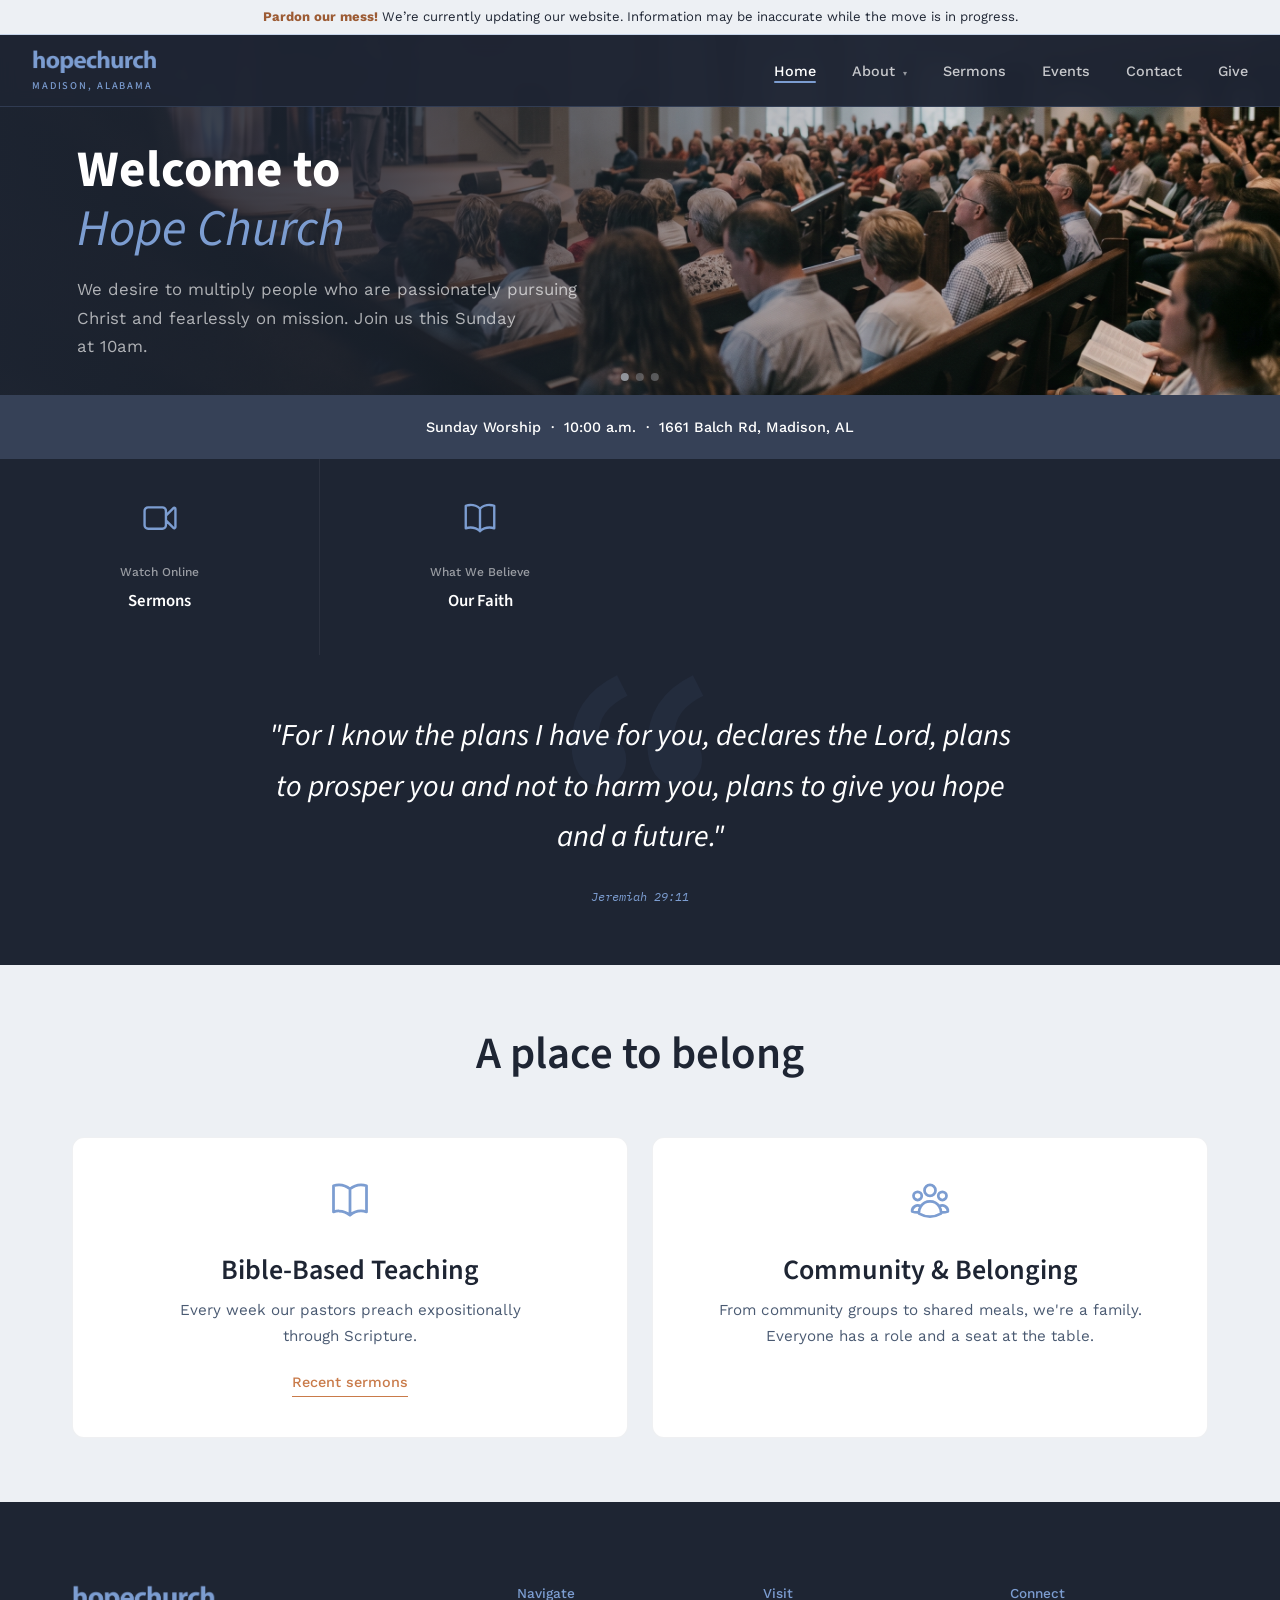
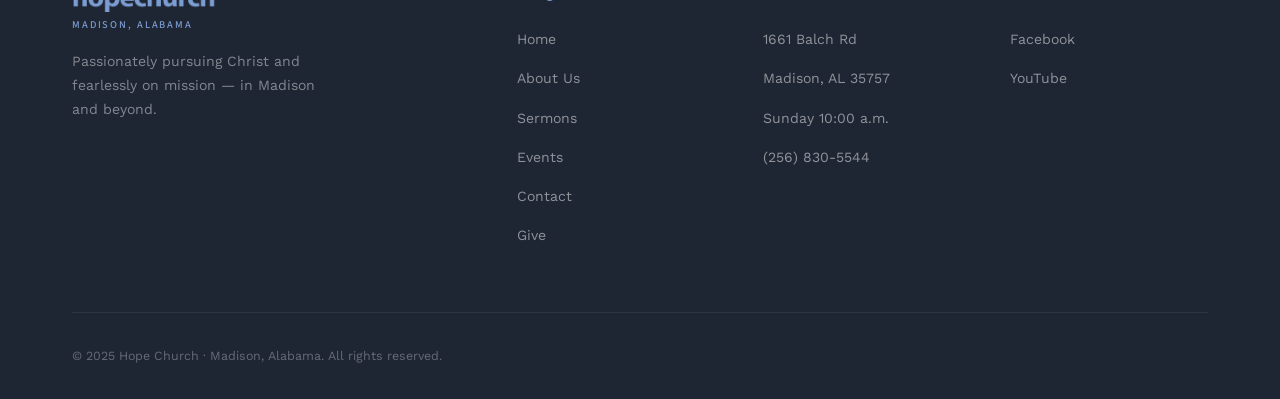
<file: index.html>
<!DOCTYPE html>
<html lang="en">
<head>
  <meta charset="UTF-8" />
  <meta name="viewport" content="width=device-width, initial-scale=1.0" />
  <title>Hope Church · Madison, AL</title>
  <link rel="stylesheet" href="styles.css" />
</head>
<body>

<div id="nav-placeholder"></div>

<!-- ── Hero ── -->
<section class="hero">
  <!-- Full-bleed carousel sits behind everything -->
  <div class="hero__carousel-bg">
    <div class="carousel" id="heroCarousel">
      <div class="carousel__track" id="carouselTrack">
        <div class="carousel__slide"><img src="resources/heroes/hero_1.png" alt="Hope Church community" /></div>
        <div class="carousel__slide"><img src="resources/heroes/hero_2.png" alt="Sunday worship" /></div>
        <div class="carousel__slide"><img src="resources/heroes/hero_3.png" alt="Community life" /></div>
      </div>
      <div class="carousel__dots" id="carouselDots">
        <span class="carousel__dot active"></span>
        <span class="carousel__dot"></span>
        <span class="carousel__dot"></span>
      </div>
    </div>
  </div>
  <!-- Gradient fade: dark on left where text lives, transparent on right -->
  <div class="hero__overlay"></div>
  <!-- Text content overlaid on top -->
  <div style="width:100%; padding-left: clamp(2rem, 6vw, 7rem); position:relative; z-index:2;">
    <div class="hero__content">
      <h1>Welcome to<br><em>Hope Church</em></h1>
      <p class="hero__sub">
        We desire to multiply people who are passionately pursuing Christ and fearlessly on mission.
        Join us this Sunday at 10am.
      </p>
    </div>
  </div>
</section>

<!-- ── Welcome Strip ── -->
<div class="welcome-strip">
  <p>Sunday Worship &nbsp;·&nbsp; 10:00 a.m. &nbsp;·&nbsp; 1661 Balch Rd, Madison, AL</p>
</div>

<!-- ── Quick Links ── -->
<div class="quick-links">
  <a class="quick-link" href="sermons.html">
    <svg class="quick-link__icon" viewBox="0 0 24 24" fill="none" stroke="currentColor" stroke-width="1.5">
      <path d="M15.75 10.5l4.72-4.72a.75.75 0 011.28.53v11.38a.75.75 0 01-1.28.53l-4.72-4.72M4.5 18.75h9a2.25 2.25 0 002.25-2.25v-9A2.25 2.25 0 0013.5 5.25h-9A2.25 2.25 0 002.25 7.5v9A2.25 2.25 0 004.5 18.75z" stroke-linecap="round" stroke-linejoin="round"/>
    </svg>
    <div class="quick-link__label">Watch Online</div>
    <div class="quick-link__title">Sermons</div>
  </a>
  <a class="quick-link" href="about.html">
    <svg class="quick-link__icon" viewBox="0 0 24 24" fill="none" stroke="currentColor" stroke-width="1.5">
      <path d="M12 6.042A8.967 8.967 0 006 3.75c-1.052 0-2.062.18-3 .512v14.25A8.987 8.987 0 016 18c2.305 0 4.408.867 6 2.292m0-14.25a8.966 8.966 0 016-2.292c1.052 0 2.062.18 3 .512v14.25A8.987 8.987 0 0018 18a8.967 8.967 0 00-6 2.292m0-14.25v14.25" stroke-linecap="round" stroke-linejoin="round"/>
    </svg>
    <div class="quick-link__label">What We Believe</div>
    <div class="quick-link__title">Our Faith</div>
  </a>
</div>

<!-- ── Scripture Verse ── -->
<div class="verse-banner">
  <blockquote>"For I know the plans I have for you, declares the Lord, plans to prosper you and not to harm you, plans to give you hope and a future."</blockquote>
  <cite>Jeremiah 29:11</cite>
</div>

<!-- ── Cards: What to Expect ── -->
<section class="section section--warm">
  <div class="container text-center">
    <h2>A place to belong</h2>
    <div class="card-grid">
      <div class="card">
        <svg class="card__icon" viewBox="0 0 24 24" fill="none" stroke="currentColor" stroke-width="1.5">
          <path d="M12 6.042A8.967 8.967 0 006 3.75c-1.052 0-2.062.18-3 .512v14.25A8.987 8.987 0 016 18c2.305 0 4.408.867 6 2.292m0-14.25a8.966 8.966 0 016-2.292c1.052 0 2.062.18 3 .512v14.25A8.987 8.987 0 0018 18a8.967 8.967 0 00-6 2.292m0-14.25v14.25" stroke-linecap="round" stroke-linejoin="round"/>
        </svg>
        <h3>Bible-Based Teaching</h3>
        <p>Every week our pastors preach expositionally through Scripture.</p>
        <a href="sermons.html" class="link">Recent sermons</a>
      </div>
      <div class="card">
        <svg class="card__icon" viewBox="0 0 24 24" fill="none" stroke="currentColor" stroke-width="1.5">
          <path d="M18 18.72a9.094 9.094 0 003.741-.479 3 3 0 00-4.682-2.72m.94 3.198l.001.031c0 .225-.012.447-.037.666A11.944 11.944 0 0112 21c-2.17 0-4.207-.576-5.963-1.584A6.062 6.062 0 016 18.719m12 0a5.971 5.971 0 00-.941-3.197m0 0A5.995 5.995 0 0012 12.75a5.995 5.995 0 00-5.058 2.772m0 0a3 3 0 00-4.681 2.72 8.986 8.986 0 003.74.477m.94-3.197a5.971 5.971 0 00-.94 3.197M15 6.75a3 3 0 11-6 0 3 3 0 016 0zm6 3a2.25 2.25 0 11-4.5 0 2.25 2.25 0 014.5 0zm-13.5 0a2.25 2.25 0 11-4.5 0 2.25 2.25 0 014.5 0z" stroke-linecap="round" stroke-linejoin="round"/>
        </svg>
        <h3>Community & Belonging</h3>
        <p>From community groups to shared meals, we're a family. Everyone has a role and a seat at the table.</p>
      </div>
    </div>
  </div>
</section>

<div id="footer-placeholder"></div>
<script src="shared.js"></script>
<script>
(function () {
  var track = document.getElementById('carouselTrack');
  if (!track) return;
  var slides = Array.prototype.slice.call(track.querySelectorAll('.carousel__slide'));
  var dots = Array.prototype.slice.call(document.querySelectorAll('#carouselDots .carousel__dot'));
  var current = 0;
  var total = slides.length;

  slides[0].classList.add('active');

  function goTo(n) {
    slides[current].classList.remove('active');
    dots[current].classList.remove('active');
    current = (n + total) % total;
    slides[current].classList.add('active');
    dots[current].classList.add('active');
  }

  dots.forEach(function (dot, i) { dot.addEventListener('click', function () { goTo(i); }); });

  var touchStartX = 0;
  track.addEventListener('touchstart', function (e) { touchStartX = e.touches[0].clientX; }, { passive: true });
  track.addEventListener('touchend', function (e) {
    var dx = e.changedTouches[0].clientX - touchStartX;
    if (Math.abs(dx) > 50) goTo(current + (dx < 0 ? 1 : -1));
  }, { passive: true });

  setInterval(function () { goTo(current + 1); }, 10000);
}());
</script>
</body>
</html>
</file>
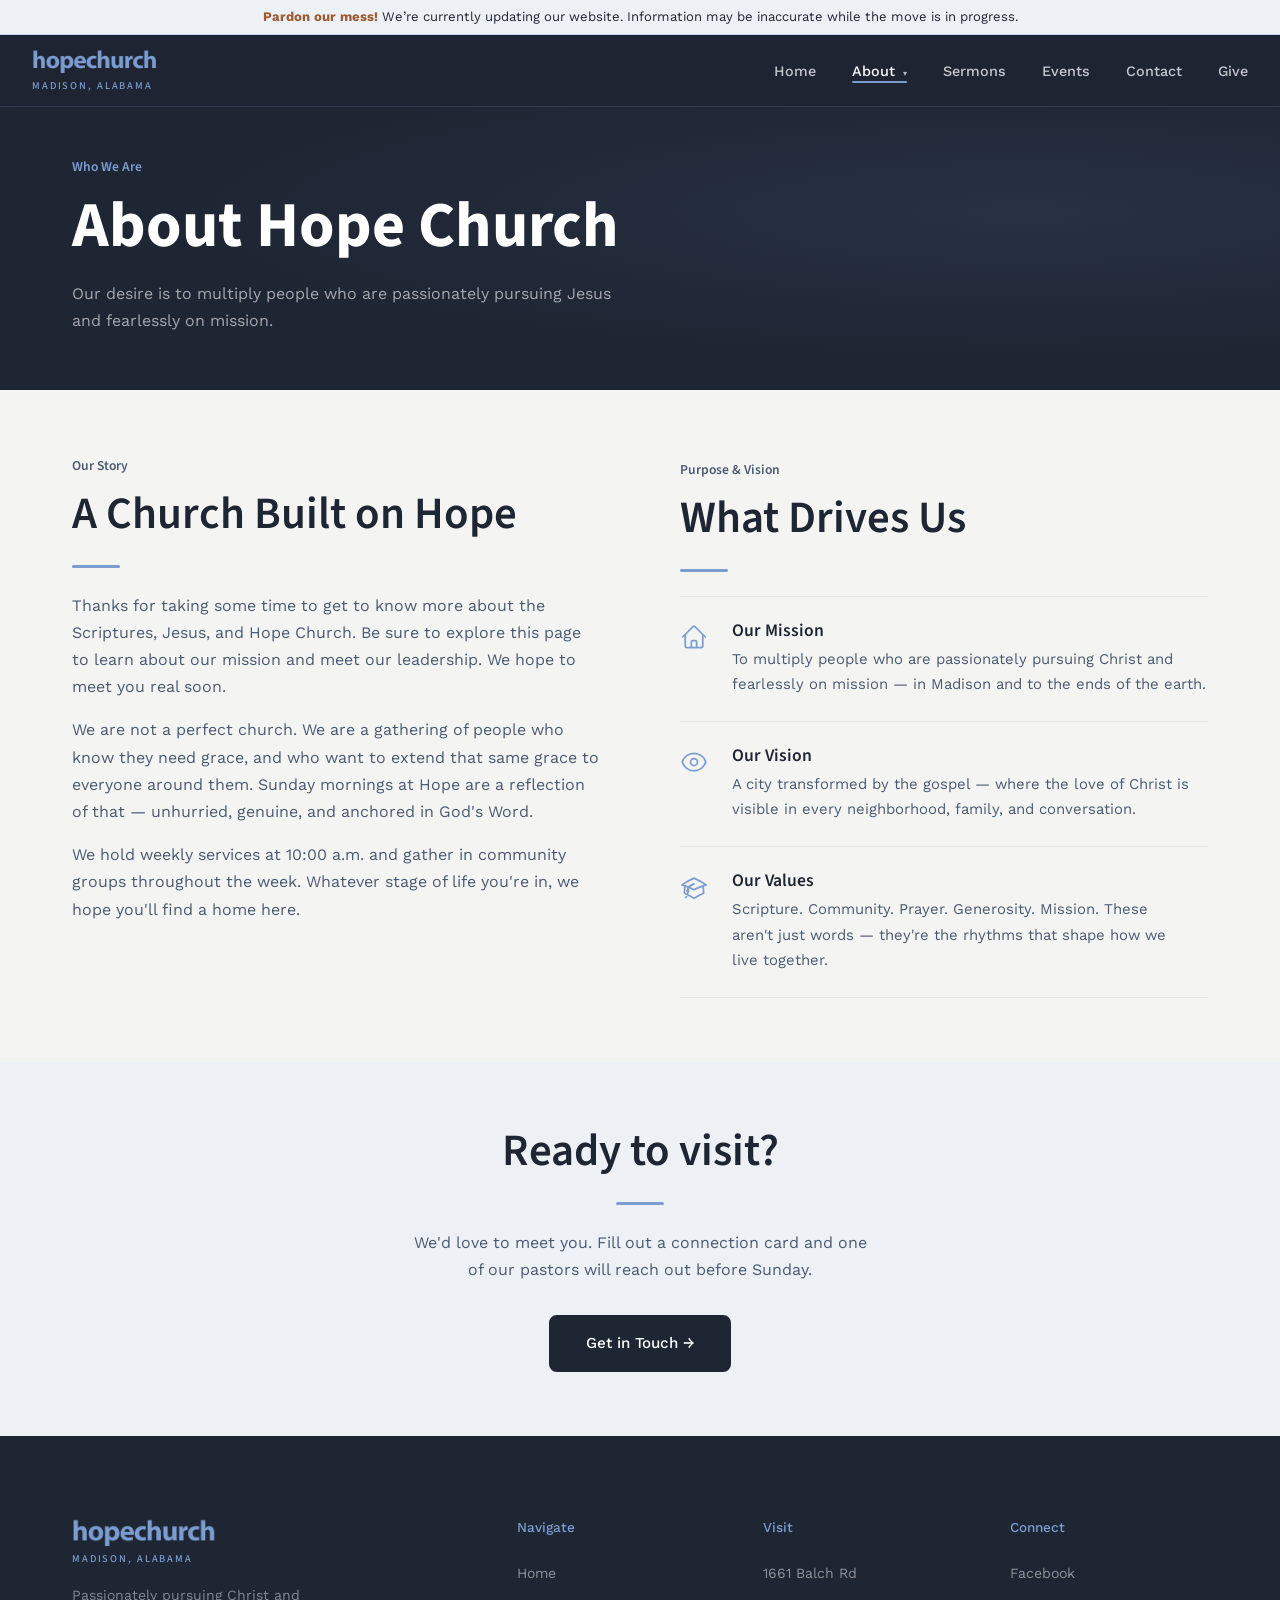
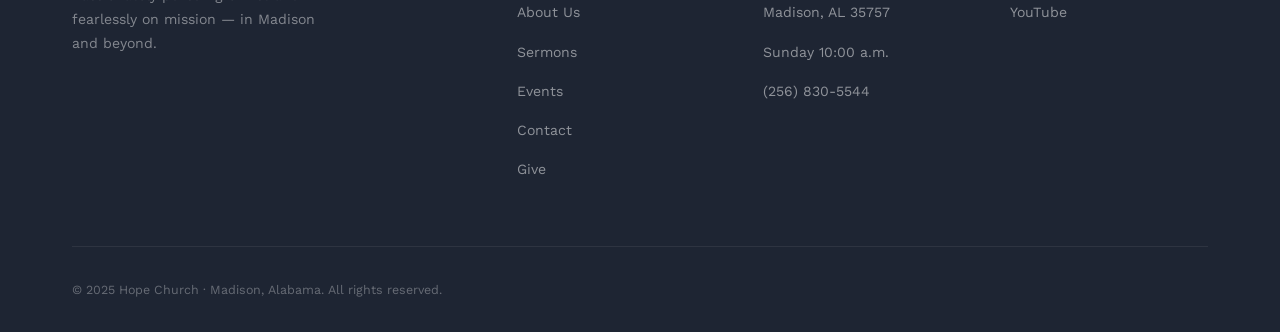
<file: about.html>
<!DOCTYPE html>
<html lang="en">
<head>
  <meta charset="UTF-8" />
  <meta name="viewport" content="width=device-width, initial-scale=1.0" />
  <title>About Hope · Hope Church Madison</title>
  <link rel="stylesheet" href="styles.css" />
  <style>
    .about-split {
      display: grid;
      grid-template-columns: 1fr 1fr;
      gap: 5rem;
      align-items: start;
    }
    .about-split__values { padding-top: 0.25rem; }
    .about-value {
      display: grid;
      grid-template-columns: 32px 1fr;
      gap: 1rem 1.25rem;
      padding: 1.5rem 0;
      border-top: 1px solid rgba(54,65,87,0.08);
      align-items: start;
    }
    .about-value:last-child { border-bottom: 1px solid rgba(54,65,87,0.08); }
    .about-value svg { color: var(--periwinkle); width: 28px; height: 28px; margin-top: 0.15rem; }
    .about-value__text h3 { font-size: 1.1rem; margin-bottom: 0.35rem; }
    .about-value__text p { font-size: 0.93rem; }
    @media (max-width: 900px) {
      .about-split { grid-template-columns: 1fr; gap: 3rem; }
    }
  </style>
</head>
<body>

<div id="nav-placeholder"></div>

<!-- ── Page Hero ── -->
<section class="page-hero">
  <div class="container">
    <span class="eyebrow">Who We Are</span>
    <h1>About Hope Church</h1>
    <p>Our desire is to multiply people who are passionately pursuing Jesus and fearlessly on mission.</p>
  </div>
</section>

<!-- ── Our Story + Purpose & Vision ── -->
<section class="section">
  <div class="container">
    <div class="about-split">

      <!-- Left: Our Story -->
      <div class="about-split__story">
        <span class="eyebrow">Our Story</span>
        <h2>A Church Built on Hope</h2>
        <div class="divider divider--left"></div>
        <p>Thanks for taking some time to get to know more about the Scriptures, Jesus, and Hope Church. Be sure to explore this page to learn about our mission and meet our leadership. We hope to meet you real soon.</p>
        <p style="margin-top:1rem;">We are not a perfect church. We are a gathering of people who know they need grace, and who want to extend that same grace to everyone around them. Sunday mornings at Hope are a reflection of that — unhurried, genuine, and anchored in God's Word.</p>
        <p style="margin-top:1rem;">We hold weekly services at 10:00 a.m. and gather in community groups throughout the week. Whatever stage of life you're in, we hope you'll find a home here.</p>
      </div>

      <!-- Right: Purpose & Vision -->
      <div class="about-split__values">
        <span class="eyebrow">Purpose &amp; Vision</span>
        <h2>What Drives Us</h2>
        <div class="divider divider--left"></div>

        <div class="about-value">
          <svg viewBox="0 0 24 24" fill="none" stroke="currentColor" stroke-width="1.5">
            <path d="M2.25 12l8.954-8.955c.44-.439 1.152-.439 1.591 0L21.75 12M4.5 9.75v10.125c0 .621.504 1.125 1.125 1.125H9.75v-4.875c0-.621.504-1.125 1.125-1.125h2.25c.621 0 1.125.504 1.125 1.125V21h4.125c.621 0 1.125-.504 1.125-1.125V9.75M8.25 21h8.25" stroke-linecap="round" stroke-linejoin="round"/>
          </svg>
          <div class="about-value__text">
            <h3>Our Mission</h3>
            <p>To multiply people who are passionately pursuing Christ and fearlessly on mission — in Madison and to the ends of the earth.</p>
          </div>
        </div>

        <div class="about-value">
          <svg viewBox="0 0 24 24" fill="none" stroke="currentColor" stroke-width="1.5">
            <path d="M2.036 12.322a1.012 1.012 0 010-.639C3.423 7.51 7.36 4.5 12 4.5c4.638 0 8.573 3.007 9.963 7.178.07.207.07.431 0 .639C20.577 16.49 16.64 19.5 12 19.5c-4.638 0-8.573-3.007-9.963-7.178z" stroke-linecap="round" stroke-linejoin="round"/>
            <path d="M15 12a3 3 0 11-6 0 3 3 0 016 0z" stroke-linecap="round" stroke-linejoin="round"/>
          </svg>
          <div class="about-value__text">
            <h3>Our Vision</h3>
            <p>A city transformed by the gospel — where the love of Christ is visible in every neighborhood, family, and conversation.</p>
          </div>
        </div>

        <div class="about-value">
          <svg viewBox="0 0 24 24" fill="none" stroke="currentColor" stroke-width="1.5">
            <path d="M4.26 10.147a60.436 60.436 0 00-.491 6.347A48.627 48.627 0 0112 20.904a48.627 48.627 0 018.232-4.41 60.46 60.46 0 00-.491-6.347m-15.482 0a50.57 50.57 0 00-2.658-.813A59.905 59.905 0 0112 3.493a59.902 59.902 0 0110.399 5.84c-.896.248-1.783.52-2.658.814m-15.482 0A50.697 50.697 0 0112 13.489a50.702 50.702 0 017.74-3.342M6.75 15a.75.75 0 100-1.5.75.75 0 000 1.5zm0 0v-3.675A55.378 55.378 0 0112 8.443m-7.007 11.55A5.981 5.981 0 006.75 15.75v-1.5" stroke-linecap="round" stroke-linejoin="round"/>
          </svg>
          <div class="about-value__text">
            <h3>Our Values</h3>
            <p>Scripture. Community. Prayer. Generosity. Mission. These aren't just words — they're the rhythms that shape how we live together.</p>
          </div>
        </div>

      </div>
    </div>
  </div>
</section>

<!-- ── CTA ── -->
<section class="section section--warm">
  <div class="container text-center cta">
    <h2>Ready to visit?</h2>
    <div class="divider"></div>
    <p>We'd love to meet you. Fill out a connection card and one of our pastors will reach out before Sunday.</p>
    <a href="contact.html" class="btn btn--solid">Get in Touch &rarr;</a>
  </div>
</section>

<div id="footer-placeholder"></div>
<script src="shared.js"></script>
</body>
</html>
</file>
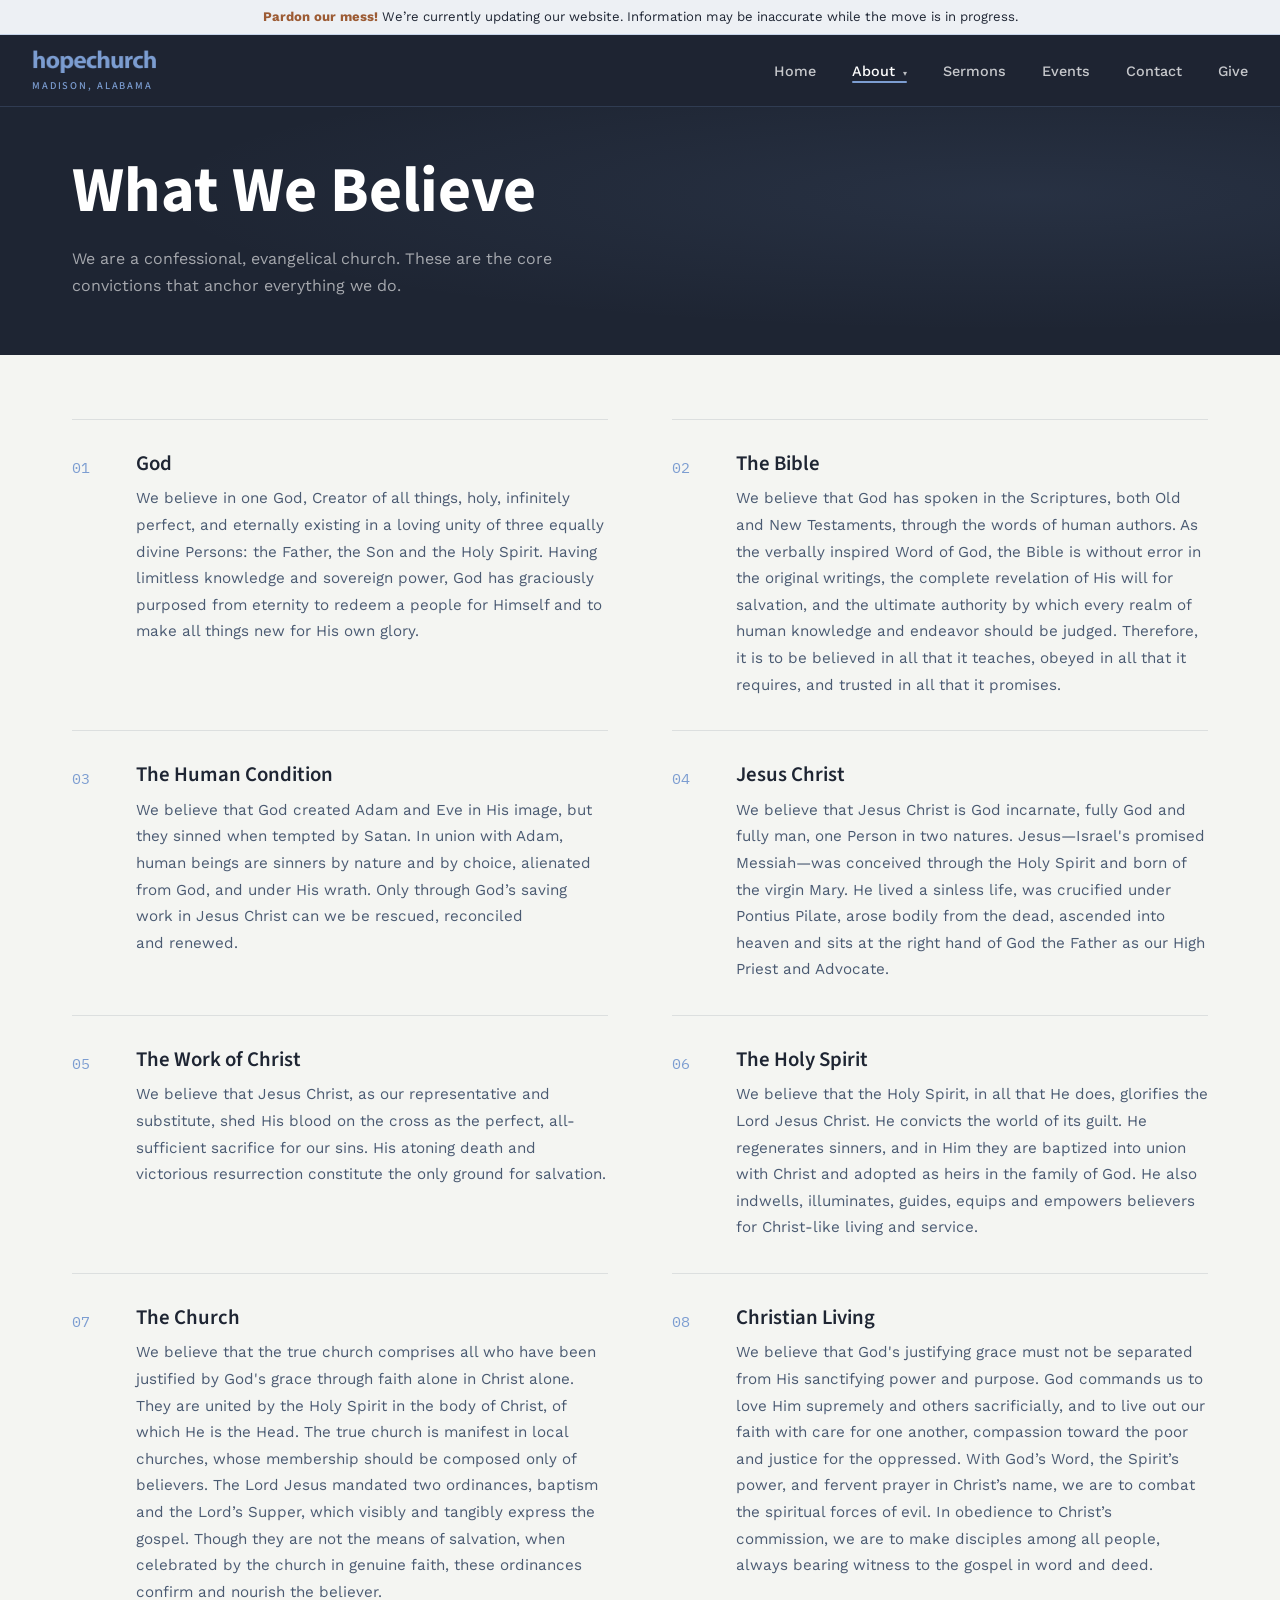
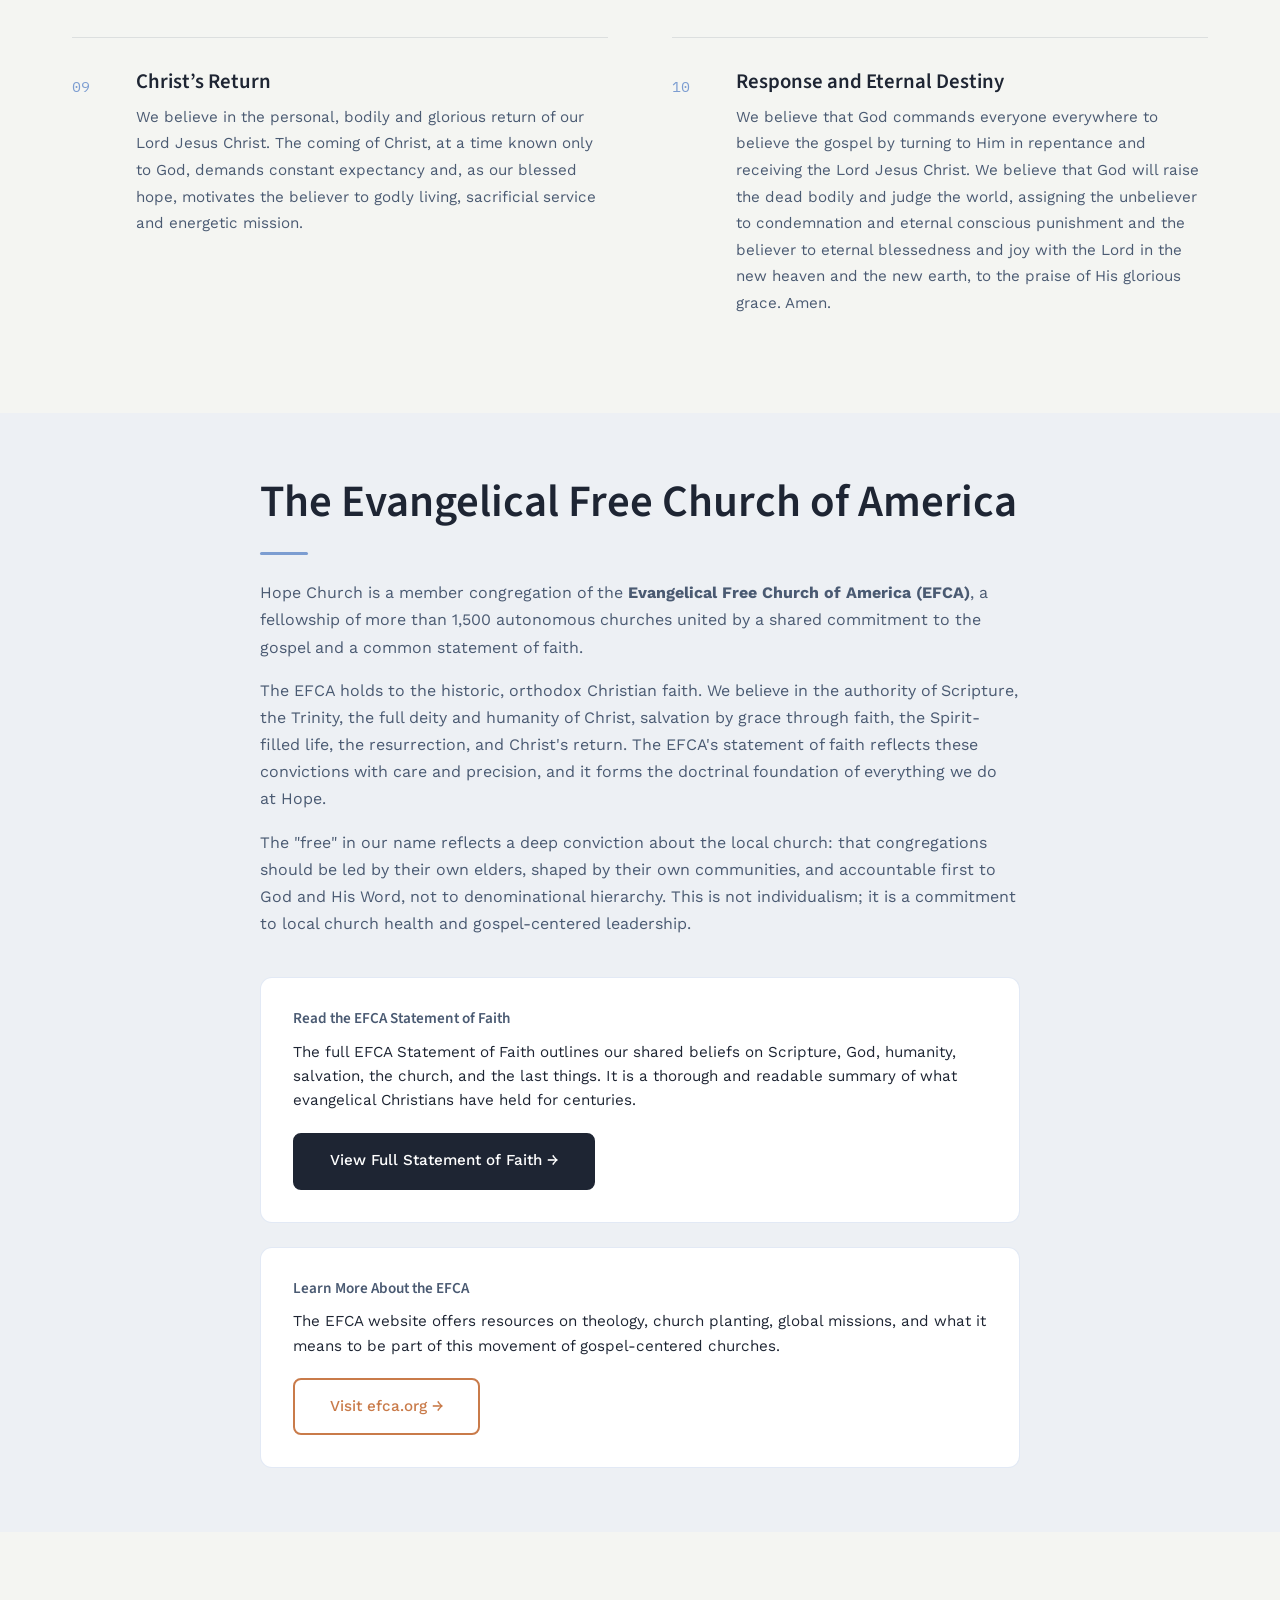
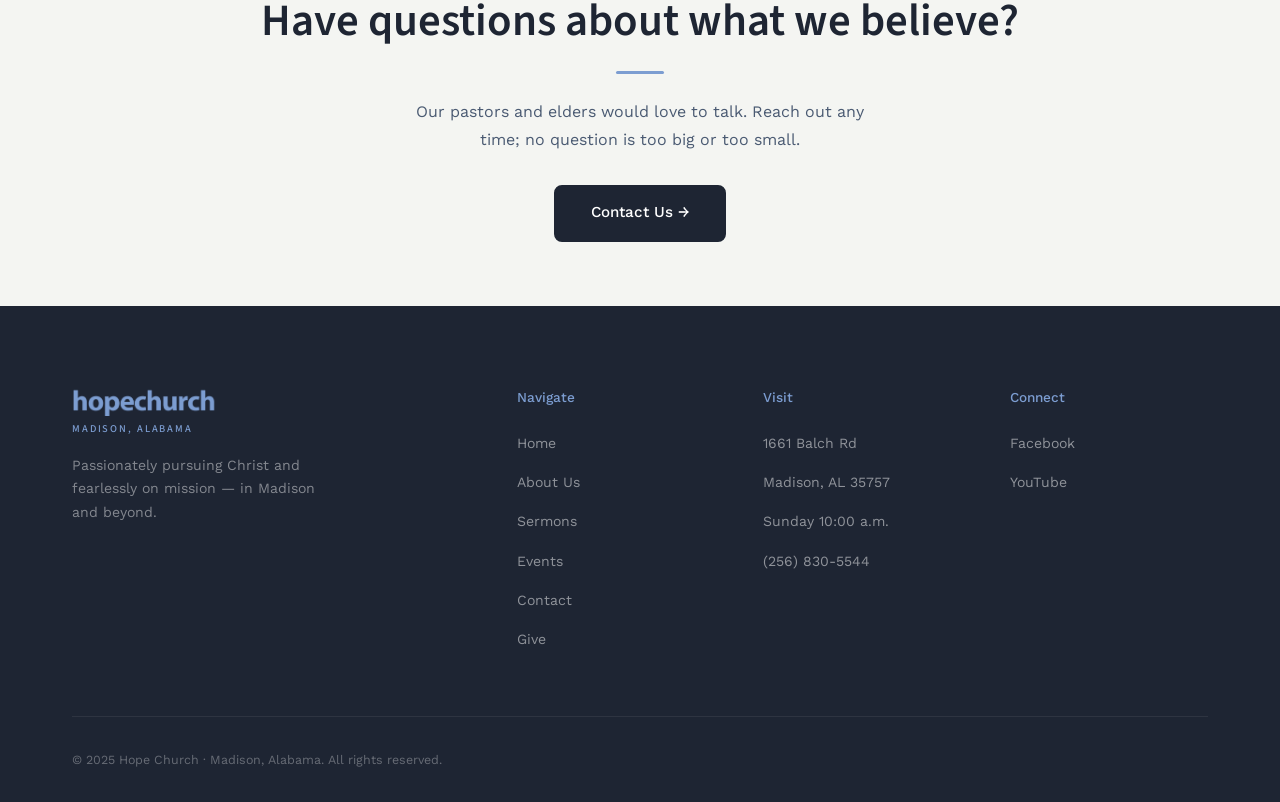
<file: beliefs.html>
<!DOCTYPE html>
<html lang="en">
<head>
  <meta charset="UTF-8" />
  <meta name="viewport" content="width=device-width, initial-scale=1.0" />
  <title>What We Believe · Hope Church Madison</title>
  <link rel="stylesheet" href="styles.css" />
  <style>
    .beliefs-grid {
      list-style: none;
      display: grid;
      grid-template-columns: repeat(2, 1fr);
      column-gap: 4rem;
    }
    .belief-item {
      display: grid;
      grid-template-columns: 3rem 1fr;
      gap: 1rem;
      padding: 2rem 0;
      border-top: 1px solid rgba(54,65,87,0.12);
    }
    .belief-item__num {
      font-family: 'IBM Plex Mono', monospace;
      font-size: 0.95rem;
      color: var(--periwinkle);
      padding-top: 0.2rem;
    }
    .belief-item h3 { font-size: 1.3rem; margin-bottom: 0.6rem; }
    .belief-item p { font-size: 0.95rem; line-height: 1.75; }
    @media (max-width: 860px) {
      .beliefs-grid { grid-template-columns: 1fr; }
      .belief-item { grid-template-columns: 2.25rem 1fr; padding: 1.5rem 0; }
    }
  </style>
</head>
<body>

<div id="nav-placeholder"></div>

<!-- ── Page Hero ── -->
<section class="page-hero">
  <div class="container">
    <h1>What We Believe</h1>
    <p>We are a confessional, evangelical church. These are the core convictions that anchor everything we do.</p>
  </div>
</section>

<!-- ── Core Beliefs ── -->
<section class="section">
  <div class="container">
    <ol class="beliefs-grid">
      <li class="belief-item">
        <span class="belief-item__num">01</span>
        <div>
          <h3>God</h3>
          <p>We believe in one God, Creator of all things, holy, infinitely perfect, and eternally existing in a loving unity of three equally divine Persons: the Father, the Son and the Holy Spirit. Having limitless knowledge and sovereign power, God has graciously purposed from eternity to redeem a people for Himself and to make all things new for His own glory.</p>
        </div>
      </li>
      <li class="belief-item">
        <span class="belief-item__num">02</span>
        <div>
          <h3>The Bible</h3>
          <p>We believe that God has spoken in the Scriptures, both Old and New Testaments, through the words of human authors. As the verbally inspired Word of God, the Bible is without error in the original writings, the complete revelation of His will for salvation, and the ultimate authority by which every realm of human knowledge and endeavor should be judged. Therefore, it is to be believed in all that it teaches, obeyed in all that it requires, and trusted in all that it promises.</p>
        </div>
      </li>
      <li class="belief-item">
        <span class="belief-item__num">03</span>
        <div>
          <h3>The Human Condition</h3>
          <p>We believe that God created Adam and Eve in His image, but they sinned when tempted by Satan. In union with Adam, human beings are sinners by nature and by choice, alienated from God, and under His wrath. Only through God’s saving work in Jesus Christ can we be rescued, reconciled and renewed.</p>
        </div>
      </li>
      <li class="belief-item">
        <span class="belief-item__num">04</span>
        <div>
          <h3>Jesus Christ</h3>
          <p>We believe that Jesus Christ is God incarnate, fully God and fully man, one Person in two natures. Jesus—Israel's promised Messiah—was conceived through the Holy Spirit and born of the virgin Mary. He lived a sinless life, was crucified under Pontius Pilate, arose bodily from the dead, ascended into heaven and sits at the right hand of God the Father as our High Priest and Advocate.</p>
        </div>
      </li>
      <li class="belief-item">
        <span class="belief-item__num">05</span>
        <div>
          <h3>The Work of Christ</h3>
          <p>We believe that Jesus Christ, as our representative and substitute, shed His blood on the cross as the perfect, all-sufficient sacrifice for our sins. His atoning death and victorious resurrection constitute the only ground for salvation.</p>
        </div>
      </li>
      <li class="belief-item">
        <span class="belief-item__num">06</span>
        <div>
          <h3>The Holy Spirit</h3>
          <p>We believe that the Holy Spirit, in all that He does, glorifies the Lord Jesus Christ. He convicts the world of its guilt. He regenerates sinners, and in Him they are baptized into union with Christ and adopted as heirs in the family of God. He also indwells, illuminates, guides, equips and empowers believers for Christ-like living and service.</p>
        </div>
      </li>
      <li class="belief-item">
        <span class="belief-item__num">07</span>
        <div>
          <h3>The Church</h3>
          <p>We believe that the true church comprises all who have been justified by God's grace through faith alone in Christ alone. They are united by the Holy Spirit in the body of Christ, of which He is the Head. The true church is manifest in local churches, whose membership should be composed only of believers. The Lord Jesus mandated two ordinances, baptism and the Lord’s Supper, which visibly and tangibly express the gospel. Though they are not the means of salvation, when celebrated by the church in genuine faith, these ordinances confirm and nourish the believer.</p>
        </div>
      </li>
      <li class="belief-item">
        <span class="belief-item__num">08</span>
        <div>
          <h3>Christian Living</h3>
          <p>We believe that God's justifying grace must not be separated from His sanctifying power and purpose. God commands us to love Him supremely and others sacrificially, and to live out our faith with care for one another, compassion toward the poor and justice for the oppressed. With God’s Word, the Spirit’s power, and fervent prayer in Christ’s name, we are to combat the spiritual forces of evil. In obedience to Christ’s commission, we are to make disciples among all people, always bearing witness to the gospel in word and deed.</p>
        </div>
      </li>
      <li class="belief-item">
        <span class="belief-item__num">09</span>
        <div>
          <h3>Christ’s Return</h3>
          <p>We believe in the personal, bodily and glorious return of our Lord Jesus Christ. The coming of Christ, at a time known only to God, demands constant expectancy and, as our blessed hope, motivates the believer to godly living, sacrificial service and energetic mission.</p>
        </div>
      </li>
      <li class="belief-item">
        <span class="belief-item__num">10</span>
        <div>
          <h3>Response and Eternal Destiny</h3>
          <p>We believe that God commands everyone everywhere to believe the gospel by turning to Him in repentance and receiving the Lord Jesus Christ. We believe that God will raise the dead bodily and judge the world, assigning the unbeliever to condemnation and eternal conscious punishment and the believer to eternal blessedness and joy with the Lord in the new heaven and the new earth, to the praise of His glorious grace. Amen.</p>
        </div>
      </li>
    </ol>
  </div>
</section>

<!-- ── EFCA ── -->
<section class="section section--warm">
  <div class="container">
    <div style="max-width:760px; margin:0 auto;">
      <h2>The Evangelical Free Church of America</h2>
      <div class="divider divider--left"></div>
      <p>Hope Church is a member congregation of the <strong>Evangelical Free Church of America (EFCA)</strong>, a fellowship of more than 1,500 autonomous churches united by a shared commitment to the gospel and a common statement of faith.</p>
      <p style="margin-top:1rem;">The EFCA holds to the historic, orthodox Christian faith. We believe in the authority of Scripture, the Trinity, the full deity and humanity of Christ, salvation by grace through faith, the Spirit-filled life, the resurrection, and Christ's return. The EFCA's statement of faith reflects these convictions with care and precision, and it forms the doctrinal foundation of everything we do at Hope.</p>
      <p style="margin-top:1rem;">The "free" in our name reflects a deep conviction about the local church: that congregations should be led by their own elders, shaped by their own communities, and accountable first to God and His Word, not to denominational hierarchy. This is not individualism; it is a commitment to local church health and gospel-centered leadership.</p>

      <div class="info-box" style="margin-top:2.5rem;">
        <h4>Read the EFCA Statement of Faith</h4>
        <p style="font-size:0.95rem; margin-bottom:1.25rem;">The full EFCA Statement of Faith outlines our shared beliefs on Scripture, God, humanity, salvation, the church, and the last things. It is a thorough and readable summary of what evangelical Christians have held for centuries.</p>
        <a href="https://www.efca.org/resources/document/efca-statement-faith" target="_blank" rel="noopener" class="btn btn--solid">View Full Statement of Faith →</a>
      </div>

      <div class="info-box" style="margin-top:1.5rem;">
        <h4>Learn More About the EFCA</h4>
        <p style="font-size:0.95rem; margin-bottom:1.25rem;">The EFCA website offers resources on theology, church planting, global missions, and what it means to be part of this movement of gospel-centered churches.</p>
        <a href="https://www.efca.org" target="_blank" rel="noopener" class="btn">Visit efca.org →</a>
      </div>
    </div>
  </div>
</section>

<!-- ── Questions CTA ── -->
<section class="section">
  <div class="container text-center cta">
    <h2>Have questions about what we believe?</h2>
    <div class="divider"></div>
    <p>Our pastors and elders would love to talk. Reach out any time; no question is too big or too small.</p>
    <a href="contact.html" class="btn btn--solid">Contact Us &rarr;</a>
  </div>
</section>

<div id="footer-placeholder"></div>
<script src="shared.js"></script>
</body>
</html>
</file>
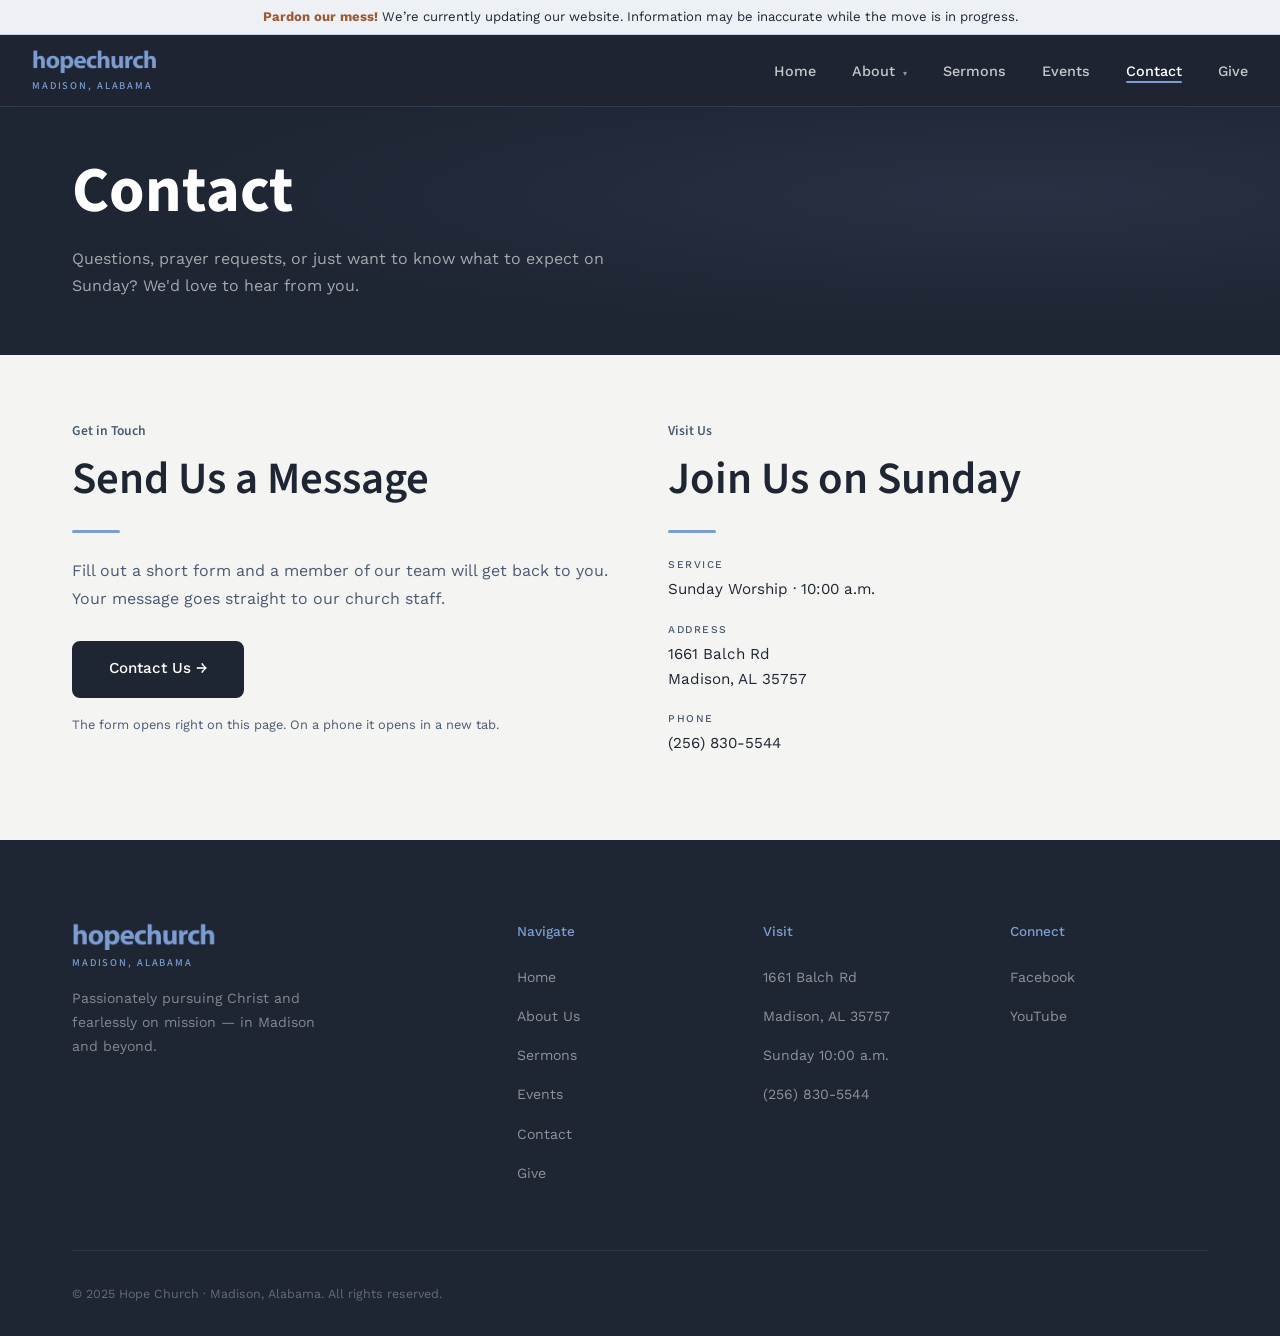
<file: contact.html>
<!DOCTYPE html>
<html lang="en">
<head>
  <meta charset="UTF-8" />
  <meta name="viewport" content="width=device-width, initial-scale=1.0" />
  <title>Contact · Hope Church Madison</title>
  <link rel="stylesheet" href="styles.css" />
  <!-- Planning Center popup support: lets the form open on top of this page.
       If this snippet differs from the one in your form's Settings tab (Embed), use PCO's version. -->
  <script defer src="https://js.churchcenter.com/modal/v1"></script>
  <style>
    .contact-grid {
      display: grid;
      grid-template-columns: 1fr 1fr;
      gap: 3.5rem;
      align-items: start;
    }
    @media (max-width: 720px) {
      .contact-grid { grid-template-columns: 1fr; gap: 2.5rem; }
    }
    .contact-grid h2 { margin-bottom: 1rem; }
    .contact-grid p { color: var(--text-body); line-height: 1.75; margin-bottom: 1.75rem; }
    .contact-details { list-style: none; padding: 0; margin: 0; }
    .contact-details li { margin-bottom: 1.25rem; font-size: 0.95rem; line-height: 1.6; }
    .contact-details strong {
      display: block;
      font-size: 0.65rem;
      font-weight: 500;
      letter-spacing: 0.15em;
      text-transform: uppercase;
      color: var(--slate-mid);
      margin-bottom: 0.25rem;
    }
    .contact-details a { color: inherit; }
    .contact-note { font-size: 0.8rem; margin-top: 1rem; margin-bottom: 0; }
  </style>
</head>
<body>

<div id="nav-placeholder"></div>

<!-- ── Page Hero ── -->
<section class="page-hero">
  <div class="container">
    <h1>Contact</h1>
    <p>Questions, prayer requests, or just want to know what to expect on Sunday? We'd love to hear from you.</p>
  </div>
</section>

<!-- ── Contact ── -->
<section class="section">
  <div class="container">
    <div class="contact-grid">

      <div>
        <span class="eyebrow">Get in Touch</span>
        <h2>Send Us a Message</h2>
        <div class="divider divider--left"></div>
        <p>Fill out a short form and a member of our team will get back to you. Your message goes straight to our church staff.</p>

        <!-- REPLACE the href below with your Planning Center form link.
             Keep "?open-in-church-center-modal=true" at the end. -->
        <a href="https://hopeinmadison.churchcenter.com/people/forms/1339014?open-in-church-center-modal=true"
           target="_blank" rel="noopener" class="btn btn--solid">Contact Us &rarr;</a>
        <p class="contact-note">The form opens right on this page. On a phone it opens in a new tab.</p>
      </div>

      <div>
        <span class="eyebrow">Visit Us</span>
        <h2>Join Us on Sunday</h2>
        <div class="divider divider--left"></div>
        <ul class="contact-details">
          <li><strong>Service</strong>Sunday Worship · 10:00 a.m.</li>
          <li><strong>Address</strong>1661 Balch Rd<br>Madison, AL 35757</li>
          <li><strong>Phone</strong><a href="tel:2568305544">(256) 830-5544</a></li>
        </ul>
      </div>

    </div>
  </div>
</section>

<div id="footer-placeholder"></div>
<script src="shared.js"></script>
</body>
</html>
</file>
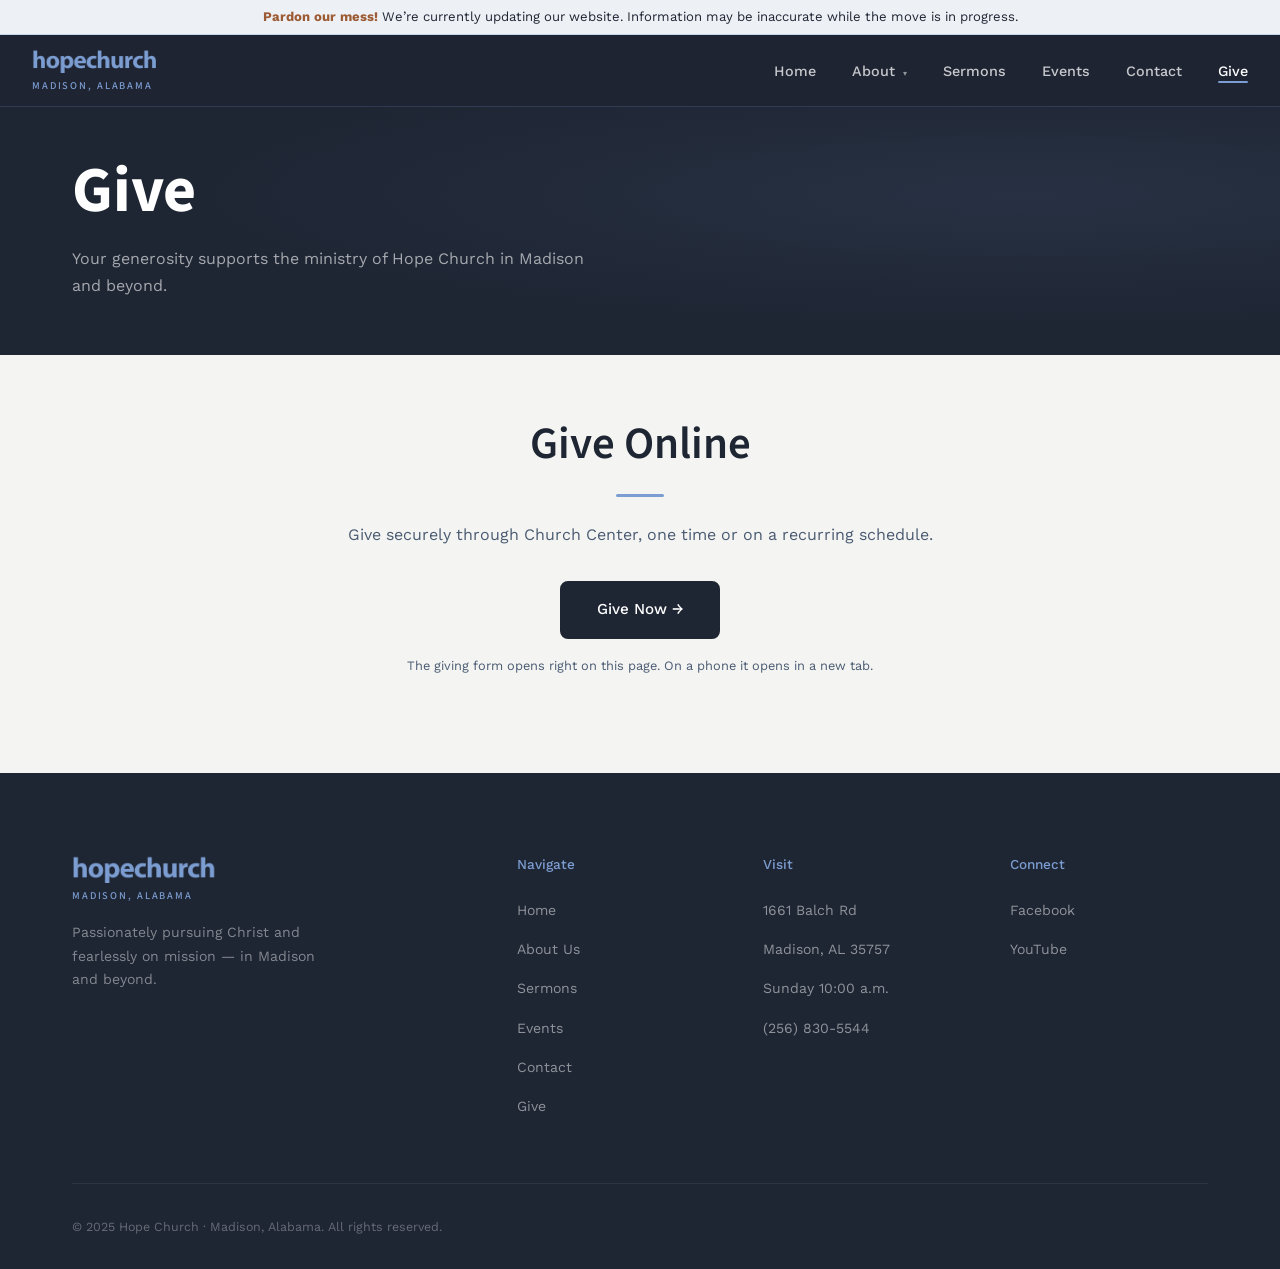
<file: giving.html>
<!DOCTYPE html>
<html lang="en">
<head>
  <meta charset="UTF-8" />
  <meta name="viewport" content="width=device-width, initial-scale=1.0" />
  <title>Give · Hope Church Madison</title>
  <link rel="stylesheet" href="styles.css" />
  <!-- Planning Center popup support: lets the giving form open on top of this page.
       Requires the site to be served over https. -->
  <script defer src="https://js.churchcenter.com/modal/v1"></script>
  <style>
    .give { max-width: 620px; margin: 0 auto; text-align: center; }
    .give h2 { margin-bottom: 0; }
    .give p { margin-bottom: 2rem; line-height: 1.75; }
    .give-note { font-size: 0.8rem; margin: 1rem 0 0; }
  </style>
</head>
<body>

<div id="nav-placeholder"></div>

<!-- ── Page Hero ── -->
<section class="page-hero">
  <div class="container">
    <h1>Give</h1>
    <p>Your generosity supports the ministry of Hope Church in Madison and beyond.</p>
  </div>
</section>

<!-- ── Giving ── -->
<section class="section">
  <div class="container">
    <div class="give">
      <h2>Give Online</h2>
      <div class="divider"></div>
      <p>Give securely through Church Center, one time or on a recurring schedule.</p>

      <!-- Opens Planning Center Giving in a popup on this page.
           Keep "?open-in-church-center-modal=true" at the end of the link. -->
      <a href="https://hopeinmadison.churchcenter.com/giving?open-in-church-center-modal=true"
         target="_blank" rel="noopener" class="btn btn--solid">Give Now &rarr;</a>
      <p class="give-note">The giving form opens right on this page. On a phone it opens in a new tab.</p>
    </div>
  </div>
</section>

<div id="footer-placeholder"></div>
<script src="shared.js"></script>
</body>
</html>
</file>
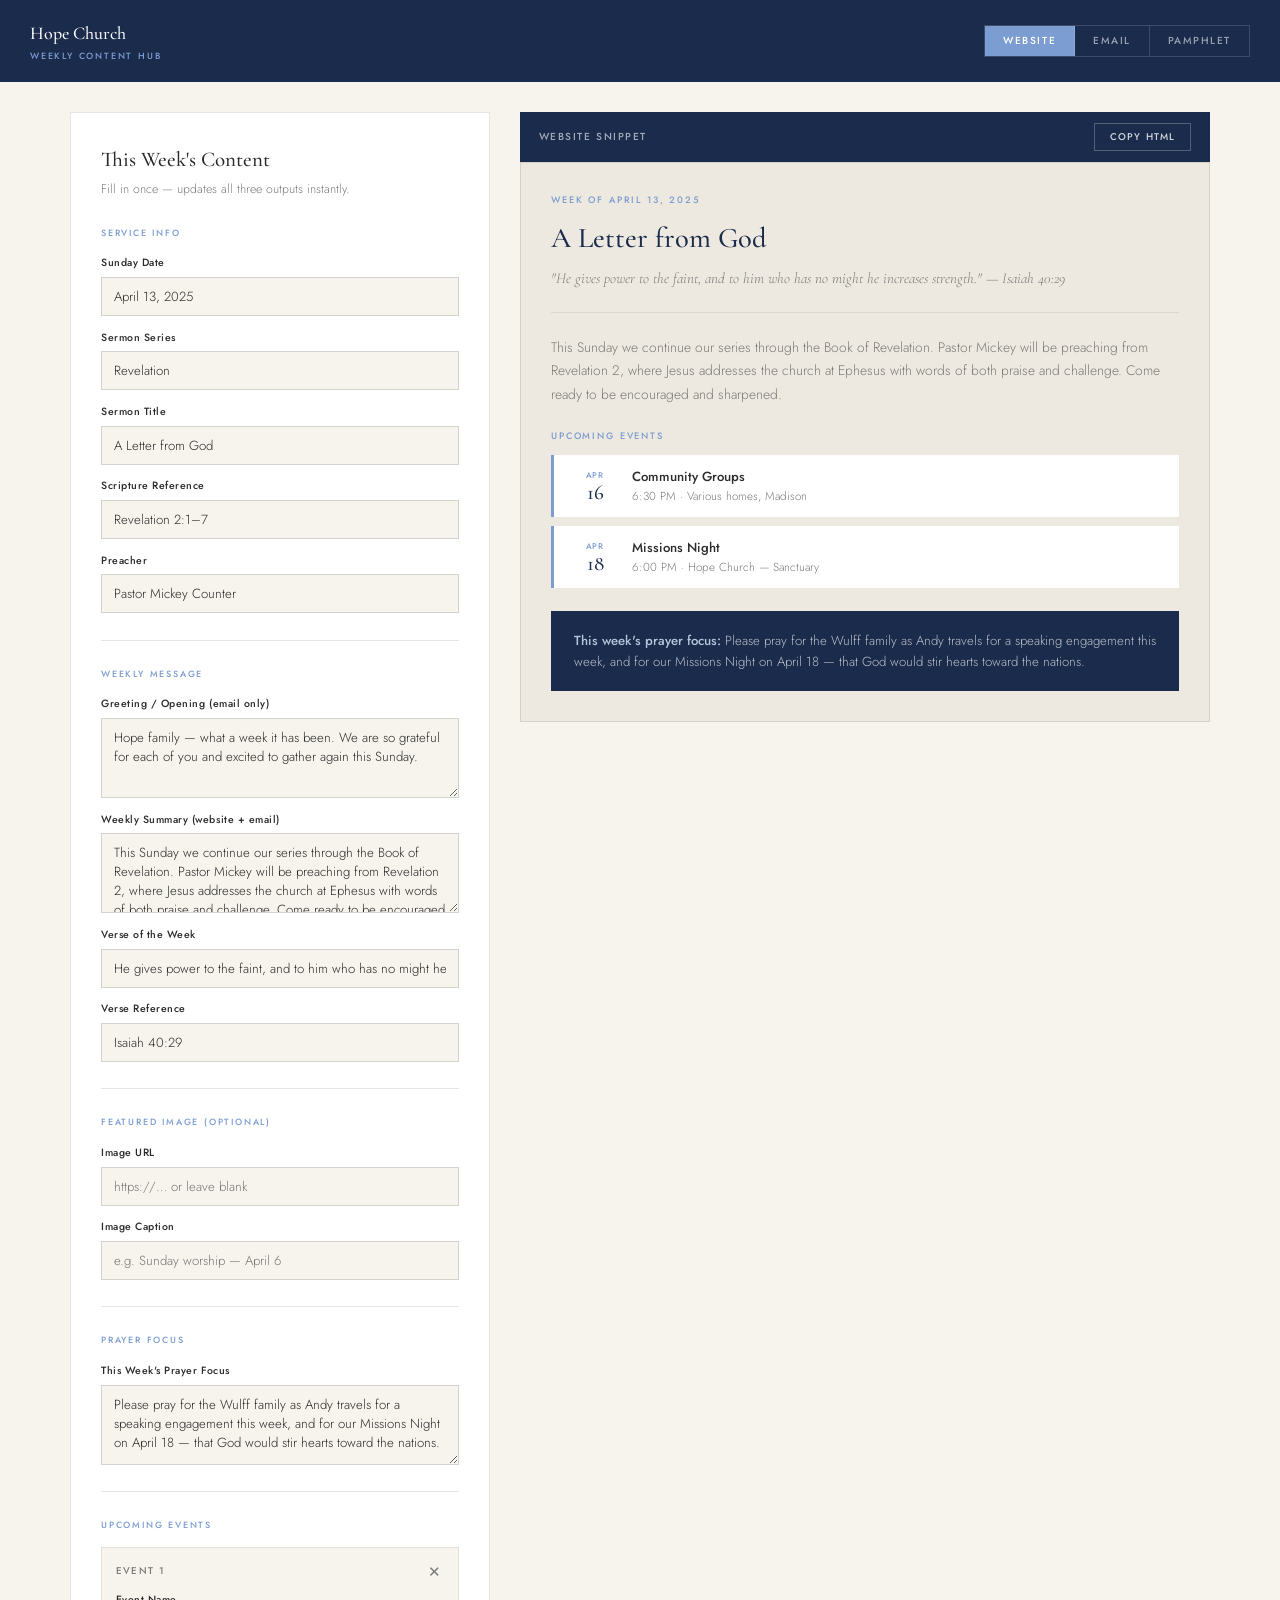
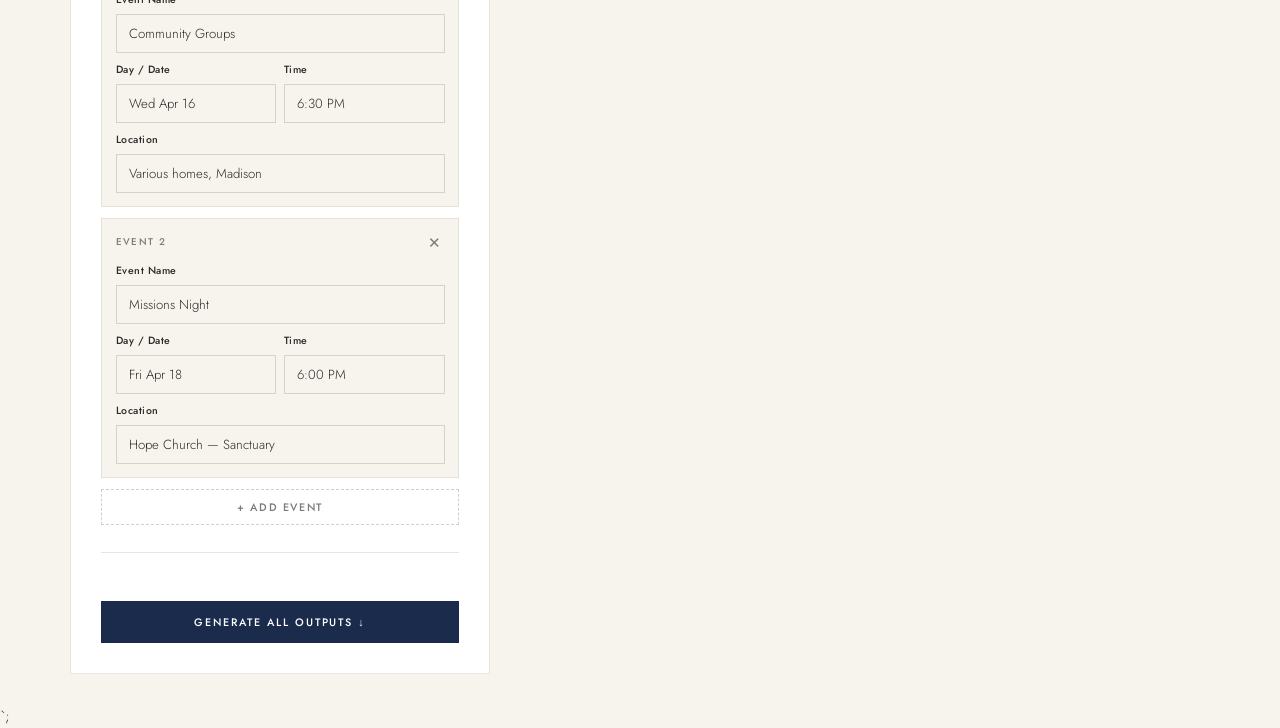
<file: hub.html>
<!DOCTYPE html>
<html lang="en">
<head>
  <meta charset="UTF-8" />
  <meta name="viewport" content="width=device-width, initial-scale=1.0" />
  <title>Weekly Content Hub · Hope Church</title>
  <link rel="preconnect" href="https://fonts.googleapis.com" />
  <link href="https://fonts.googleapis.com/css2?family=Cormorant+Garamond:ital,wght@0,300;0,500;1,300&family=Jost:wght@300;400;500&display=swap" rel="stylesheet" />
  <style>
    :root {
      --navy:    #1B2B4B;
      --accent:  #7C9DD1;
      --accent-lt: #B3C6DA;
      --cream:   #F7F4EE;
      --warm:    #EDE9E0;
      --white:   #FFFFFF;
      --muted:   #7A7A7A;
      --charcoal:#2A2A2A;
      --border:  rgba(0,0,0,0.1);
      --success: #2d7d46;
    }
    *, *::before, *::after { box-sizing: border-box; margin: 0; padding: 0; }
    html { font-size: 15px; }
    body {
      font-family: 'Jost', sans-serif;
      font-weight: 300;
      background: var(--cream);
      color: var(--charcoal);
      line-height: 1.6;
    }
    h1,h2,h3 { font-family: 'Cormorant Garamond', serif; font-weight: 500; }

    /* ── Layout ── */
    .hub-header {
      background: var(--navy);
      padding: 1.25rem 2rem;
      display: flex;
      align-items: center;
      justify-content: space-between;
      gap: 1rem;
      flex-wrap: wrap;
      position: sticky;
      top: 0;
      z-index: 50;
    }
    .hub-header__brand {
      display: flex; flex-direction: column; gap: 1px;
    }
    .hub-header__brand span:first-child {
      font-family: 'Cormorant Garamond', serif;
      font-size: 1.2rem;
      font-weight: 500;
      color: var(--white);
    }
    .hub-header__brand span:last-child {
      font-size: 0.6rem;
      font-weight: 500;
      letter-spacing: 0.2em;
      text-transform: uppercase;
      color: var(--accent);
    }
    .hub-tabs {
      display: flex;
      gap: 0;
      border: 1px solid rgba(255,255,255,0.15);
    }
    .hub-tab {
      padding: 0.5rem 1.2rem;
      font-family: 'Jost', sans-serif;
      font-size: 0.68rem;
      font-weight: 500;
      letter-spacing: 0.15em;
      text-transform: uppercase;
      cursor: pointer;
      background: transparent;
      border: none;
      color: rgba(255,255,255,0.55);
      border-right: 1px solid rgba(255,255,255,0.15);
      transition: all 0.2s;
    }
    .hub-tab:last-child { border-right: none; }
    .hub-tab.active { background: var(--accent); color: var(--white); }
    .hub-tab:hover:not(.active) { color: var(--white); background: rgba(255,255,255,0.06); }

    .hub-body {
      max-width: 1200px;
      margin: 0 auto;
      padding: 2rem;
      display: grid;
      grid-template-columns: 420px 1fr;
      gap: 2rem;
      align-items: start;
    }

    /* ── Form panel ── */
    .form-panel {
      background: var(--white);
      border: 1px solid var(--border);
      padding: 2rem;
      position: sticky;
      top: 72px;
    }
    .form-panel h2 {
      font-size: 1.4rem;
      margin-bottom: 0.25rem;
    }
    .form-panel > p {
      font-size: 0.82rem;
      color: var(--muted);
      margin-bottom: 1.75rem;
    }
    .form-section {
      margin-bottom: 1.75rem;
      padding-bottom: 1.75rem;
      border-bottom: 1px solid var(--border);
    }
    .form-section:last-child { border-bottom: none; margin-bottom: 0; padding-bottom: 0; }
    .form-section__label {
      font-size: 0.6rem;
      font-weight: 500;
      letter-spacing: 0.2em;
      text-transform: uppercase;
      color: var(--accent);
      margin-bottom: 1rem;
      display: block;
    }
    .field { display: flex; flex-direction: column; gap: 5px; margin-bottom: 0.9rem; }
    .field:last-child { margin-bottom: 0; }
    .field label {
      font-size: 0.7rem;
      font-weight: 500;
      color: var(--charcoal);
      letter-spacing: 0.05em;
    }
    .field input, .field textarea, .field select {
      padding: 0.6rem 0.8rem;
      border: 1px solid rgba(0,0,0,0.14);
      background: var(--cream);
      font-family: 'Jost', sans-serif;
      font-size: 0.88rem;
      font-weight: 300;
      color: var(--charcoal);
      outline: none;
      transition: border-color 0.2s;
      border-radius: 0;
      width: 100%;
    }
    .field input:focus, .field textarea:focus, .field select:focus {
      border-color: var(--navy);
      background: var(--white);
    }
    .field textarea { resize: vertical; min-height: 80px; }

    /* Events repeater */
    .event-rows { display: flex; flex-direction: column; gap: 0.75rem; }
    .event-row {
      background: var(--cream);
      border: 1px solid rgba(0,0,0,0.08);
      padding: 0.9rem;
    }
    .event-row-header {
      display: flex;
      justify-content: space-between;
      align-items: center;
      margin-bottom: 0.75rem;
    }
    .event-row-header span {
      font-size: 0.65rem;
      font-weight: 500;
      letter-spacing: 0.15em;
      text-transform: uppercase;
      color: var(--muted);
    }
    .remove-event {
      background: none;
      border: none;
      color: var(--muted);
      cursor: pointer;
      font-size: 1rem;
      line-height: 1;
      padding: 2px 4px;
      transition: color 0.2s;
    }
    .remove-event:hover { color: #c0392b; }
    .event-row .field { margin-bottom: 0.6rem; }
    .event-row .field:last-child { margin-bottom: 0; }
    .event-row-inner { display: grid; grid-template-columns: 1fr 1fr; gap: 0.5rem; }

    .add-event-btn {
      width: 100%;
      padding: 0.6rem;
      border: 1px dashed rgba(0,0,0,0.18);
      background: transparent;
      font-family: 'Jost', sans-serif;
      font-size: 0.72rem;
      font-weight: 500;
      letter-spacing: 0.15em;
      text-transform: uppercase;
      color: var(--muted);
      cursor: pointer;
      margin-top: 0.75rem;
      transition: all 0.2s;
    }
    .add-event-btn:hover { border-color: var(--navy); color: var(--navy); }

    .generate-btn {
      width: 100%;
      padding: 0.85rem;
      background: var(--navy);
      border: none;
      font-family: 'Jost', sans-serif;
      font-size: 0.72rem;
      font-weight: 500;
      letter-spacing: 0.18em;
      text-transform: uppercase;
      color: var(--white);
      cursor: pointer;
      margin-top: 1.5rem;
      transition: background 0.2s;
    }
    .generate-btn:hover { background: #243660; }

    /* ── Preview panel ── */
    .preview-panel { min-height: 400px; }
    .preview-pane { display: none; }
    .preview-pane.active { display: block; }

    /* copy button */
    .copy-bar {
      display: flex;
      align-items: center;
      justify-content: space-between;
      background: var(--navy);
      padding: 0.75rem 1.25rem;
      margin-bottom: 0;
      gap: 1rem;
      flex-wrap: wrap;
    }
    .copy-bar span {
      font-size: 0.68rem;
      font-weight: 500;
      letter-spacing: 0.15em;
      text-transform: uppercase;
      color: rgba(255,255,255,0.6);
    }
    .copy-bar-actions { display: flex; gap: 0.5rem; }
    .copy-btn {
      padding: 0.4rem 1rem;
      border: 1px solid rgba(255,255,255,0.25);
      background: transparent;
      font-family: 'Jost', sans-serif;
      font-size: 0.65rem;
      font-weight: 500;
      letter-spacing: 0.12em;
      text-transform: uppercase;
      color: rgba(255,255,255,0.8);
      cursor: pointer;
      transition: all 0.2s;
    }
    .copy-btn:hover { background: rgba(255,255,255,0.1); color: var(--white); }
    .copy-btn.copied { border-color: #4caf50; color: #4caf50; }

    /* Source code view */
    .source-view {
      background: #0d1117;
      padding: 1.5rem;
      font-family: 'Courier New', monospace;
      font-size: 0.78rem;
      line-height: 1.6;
      color: #c9d1d9;
      white-space: pre-wrap;
      word-break: break-all;
      max-height: 600px;
      overflow-y: auto;
      display: none;
    }

    /* ────────────────────────
       WEBSITE SNIPPET PREVIEW
    ──────────────────────── */
    .web-preview {
      background: var(--warm);
      border: 1px solid var(--border);
      padding: 2rem;
    }
    .web-week-label {
      font-size: 0.62rem;
      font-weight: 500;
      letter-spacing: 0.2em;
      text-transform: uppercase;
      color: var(--accent);
      margin-bottom: 0.5rem;
    }
    .web-preview h2 {
      font-size: 1.9rem;
      color: var(--navy);
      margin-bottom: 0.3rem;
    }
    .web-preview .web-verse {
      font-family: 'Cormorant Garamond', serif;
      font-style: italic;
      font-size: 1rem;
      color: var(--muted);
      margin-bottom: 1.5rem;
      padding-bottom: 1.5rem;
      border-bottom: 1px solid rgba(0,0,0,0.08);
    }
    .web-summary { font-size: 0.92rem; color: var(--muted); margin-bottom: 1.5rem; line-height: 1.7; }
    .web-event-list { display: flex; flex-direction: column; gap: 0.6rem; margin-bottom: 1.5rem; }
    .web-event-item {
      display: grid;
      grid-template-columns: 52px 1fr;
      gap: 0.75rem;
      align-items: center;
      background: var(--white);
      padding: 0.75rem 1rem;
      border-left: 3px solid var(--accent);
    }
    .web-event-date-mini {
      text-align: center;
    }
    .web-event-date-mini .mo { font-size: 0.55rem; font-weight: 500; letter-spacing: 0.12em; text-transform: uppercase; color: var(--accent); display: block; }
    .web-event-date-mini .dy { font-family: 'Cormorant Garamond', serif; font-size: 1.4rem; font-weight: 500; color: var(--navy); line-height: 1; display: block; }
    .web-event-name { font-size: 0.88rem; font-weight: 500; color: var(--charcoal); }
    .web-event-time { font-size: 0.78rem; color: var(--muted); }
    .web-prayer { background: var(--navy); padding: 1.25rem 1.5rem; margin-top: 0.5rem; }
    .web-prayer p { font-size: 0.88rem; color: rgba(255,255,255,0.7); }
    .web-prayer strong { color: var(--accent-lt); font-weight: 500; }

    /* ────────────────────────
       EMAIL PREVIEW
    ──────────────────────── */
    .email-preview {
      background: #f0ede6;
      border: 1px solid var(--border);
      padding: 2rem 1rem;
    }
    .email-wrap {
      max-width: 600px;
      margin: 0 auto;
      background: var(--white);
      font-family: Georgia, serif;
    }
    .email-header {
      background: #1B2B4B;
      padding: 28px 32px 24px;
      text-align: center;
    }
    .email-header h1 {
      color: #fff;
      font-family: Georgia, serif;
      font-size: 22px;
      font-weight: normal;
      margin-bottom: 4px;
    }
    .email-header p {
      color: #7C9DD1;
      font-size: 11px;
      letter-spacing: 2px;
      text-transform: uppercase;
      font-family: Arial, sans-serif;
      margin: 0;
    }
    .email-accent-bar { height: 3px; background: #7C9DD1; }
    .email-body { padding: 32px; }
    .email-greeting { font-size: 15px; color: #2A2A2A; margin-bottom: 16px; line-height: 1.7; }
    .email-summary { font-size: 15px; color: #555; margin-bottom: 24px; line-height: 1.7; }
    .email-section-label {
      font-family: Arial, sans-serif;
      font-size: 10px;
      font-weight: bold;
      letter-spacing: 2px;
      text-transform: uppercase;
      color: #7C9DD1;
      border-bottom: 1px solid #e0dbd0;
      padding-bottom: 6px;
      margin-bottom: 14px;
    }
    .email-verse-box {
      background: #F7F4EE;
      border-left: 3px solid #7C9DD1;
      padding: 14px 18px;
      margin-bottom: 24px;
    }
    .email-verse-box p {
      font-style: italic;
      font-size: 14px;
      color: #444;
      margin-bottom: 4px;
      line-height: 1.6;
    }
    .email-verse-box cite {
      font-family: Arial, sans-serif;
      font-size: 11px;
      color: #7C9DD1;
      font-style: normal;
    }
    .email-event-row {
      display: flex;
      gap: 14px;
      align-items: flex-start;
      margin-bottom: 14px;
      padding-bottom: 14px;
      border-bottom: 1px solid #f0ede6;
    }
    .email-event-row:last-child { border-bottom: none; }
    .email-event-cal {
      min-width: 44px;
      width: 44px;
      height: 44px;
      background: #1B2B4B;
      display: flex;
      flex-direction: column;
      align-items: center;
      justify-content: center;
      flex-shrink: 0;
    }
    .email-event-cal .mo { font-family: Arial, sans-serif; font-size: 9px; font-weight: bold; letter-spacing: 1px; text-transform: uppercase; color: #7C9DD1; }
    .email-event-cal .dy { font-family: Georgia, serif; font-size: 18px; color: #fff; line-height: 1; }
    .email-event-title { font-size: 14px; font-weight: bold; color: #1B2B4B; margin-bottom: 2px; }
    .email-event-meta  { font-family: Arial, sans-serif; font-size: 12px; color: #888; }
    .email-prayer-box {
      background: #1B2B4B;
      padding: 20px 24px;
      margin: 24px 0;
    }
    .email-prayer-label { font-family: Arial, sans-serif; font-size: 10px; font-weight: bold; letter-spacing: 2px; text-transform: uppercase; color: #7C9DD1; margin-bottom: 8px; }
    .email-prayer-box p { font-family: Arial, sans-serif; font-size: 13px; color: rgba(255,255,255,0.75); line-height: 1.6; }
    .email-image-placeholder {
      width: 100%;
      background: #EDE9E0;
      display: flex;
      align-items: center;
      justify-content: center;
      flex-direction: column;
      gap: 6px;
      margin-bottom: 24px;
      min-height: 120px;
      border: 2px dashed #C8C2B5;
    }
    .email-image-placeholder p { font-family: Arial, sans-serif; font-size: 12px; color: #999; }
    .email-image-tag {
      width: 100%;
      display: block;
      max-height: 220px;
      object-fit: cover;
    }
    .email-cta {
      text-align: center;
      padding: 8px 0 4px;
    }
    .email-cta a {
      display: inline-block;
      background: #1B2B4B;
      color: #fff;
      font-family: Arial, sans-serif;
      font-size: 12px;
      font-weight: bold;
      letter-spacing: 1px;
      text-transform: uppercase;
      padding: 12px 28px;
      text-decoration: none;
    }
    .email-footer {
      background: #111B2E;
      padding: 20px 32px;
      text-align: center;
    }
    .email-footer p { font-family: Arial, sans-serif; font-size: 11px; color: rgba(255,255,255,0.35); line-height: 1.6; margin: 0; }
    .email-footer a { color: #7C9DD1; text-decoration: none; }

    /* ────────────────────────
       PAMPHLET PREVIEW
    ──────────────────────── */
    .pamphlet-preview {
      background: #888;
      padding: 1.5rem;
      display: flex;
      justify-content: center;
    }
    .pamphlet {
      width: 680px;
      background: var(--white);
      display: grid;
      grid-template-columns: 1fr 1fr;
      min-height: 440px;
      font-family: 'Jost', sans-serif;
      box-shadow: 0 4px 24px rgba(0,0,0,0.3);
    }
    /* Left panel */
    .pam-left {
      background: var(--navy);
      padding: 2rem 1.5rem;
      display: flex;
      flex-direction: column;
    }
    .pam-church-name {
      font-family: 'Cormorant Garamond', serif;
      font-size: 1.3rem;
      color: var(--white);
      font-weight: 500;
      margin-bottom: 2px;
    }
    .pam-church-sub {
      font-size: 0.58rem;
      font-weight: 500;
      letter-spacing: 0.2em;
      text-transform: uppercase;
      color: var(--accent);
      margin-bottom: 1.25rem;
    }
    .pam-divider { width: 32px; height: 1px; background: rgba(255,255,255,0.2); margin-bottom: 1.25rem; }
    .pam-series-label {
      font-size: 0.55rem;
      font-weight: 500;
      letter-spacing: 0.2em;
      text-transform: uppercase;
      color: var(--accent);
      margin-bottom: 0.4rem;
    }
    .pam-sermon-title {
      font-family: 'Cormorant Garamond', serif;
      font-size: 1.5rem;
      color: var(--white);
      font-weight: 300;
      font-style: italic;
      line-height: 1.2;
      margin-bottom: 0.5rem;
    }
    .pam-sermon-ref {
      font-size: 0.72rem;
      color: rgba(255,255,255,0.5);
      margin-bottom: auto;
    }
    .pam-date-box {
      background: rgba(255,255,255,0.06);
      border: 1px solid rgba(255,255,255,0.1);
      padding: 0.75rem 1rem;
      margin-top: 1.5rem;
    }
    .pam-date-box p { font-size: 0.72rem; color: rgba(255,255,255,0.65); line-height: 1.7; }
    .pam-date-box strong { color: var(--white); font-weight: 500; }
    /* Right panel */
    .pam-right {
      padding: 1.75rem 1.5rem;
      display: flex;
      flex-direction: column;
      gap: 1.1rem;
    }
    .pam-section-label {
      font-size: 0.55rem;
      font-weight: 500;
      letter-spacing: 0.2em;
      text-transform: uppercase;
      color: var(--accent);
      border-bottom: 1px solid rgba(0,0,0,0.08);
      padding-bottom: 0.4rem;
      margin-bottom: 0.5rem;
    }
    .pam-verse {
      font-family: 'Cormorant Garamond', serif;
      font-style: italic;
      font-size: 0.88rem;
      color: var(--charcoal);
      line-height: 1.5;
    }
    .pam-verse cite { font-family: 'Jost', sans-serif; font-size: 0.65rem; font-style: normal; color: var(--muted); display: block; margin-top: 3px; }
    .pam-event-row { display: flex; gap: 0.6rem; align-items: flex-start; margin-bottom: 0.5rem; }
    .pam-event-row:last-child { margin-bottom: 0; }
    .pam-event-dot { width: 5px; height: 5px; border-radius: 50%; background: var(--accent); flex-shrink: 0; margin-top: 5px; }
    .pam-event-name { font-size: 0.75rem; font-weight: 500; color: var(--charcoal); }
    .pam-event-meta { font-size: 0.68rem; color: var(--muted); }
    .pam-prayer-label { font-size: 0.55rem; font-weight: 500; letter-spacing: 0.2em; text-transform: uppercase; color: var(--accent); }
    .pam-prayer-text { font-size: 0.75rem; color: var(--muted); line-height: 1.55; }
    .pam-notes {
      flex: 1;
      border: 1px dashed rgba(0,0,0,0.1);
      padding: 0.5rem;
      min-height: 60px;
    }
    .pam-notes p { font-size: 0.62rem; color: rgba(0,0,0,0.2); font-style: italic; }

    /* ── Print styles ── */
    @media print {
      .hub-header, .form-panel, .copy-bar, .hub-tabs { display: none !important; }
      .hub-body { grid-template-columns: 1fr; padding: 0; gap: 0; }
      .preview-panel { min-height: unset; }
      .preview-pane { display: block !important; }
      .pamphlet-preview { background: none; padding: 0; }
    }

    @media (max-width: 900px) {
      .hub-body { grid-template-columns: 1fr; }
      .form-panel { position: static; }
      .pamphlet { width: 100%; }
    }
  </style>
</head>
<body>

<!-- ── Header ── -->
<header class="hub-header">
  <div class="hub-header__brand">
    <span>Hope Church</span>
    <span>Weekly Content Hub</span>
  </div>
  <div class="hub-tabs">
    <button class="hub-tab active" data-pane="website">Website</button>
    <button class="hub-tab" data-pane="email">Email</button>
    <button class="hub-tab" data-pane="pamphlet">Pamphlet</button>
  </div>
</header>

<div class="hub-body">

  <!-- ════════════════════════
       FORM PANEL
  ═════════════════════════ -->
  <aside class="form-panel">
    <h2>This Week's Content</h2>
    <p>Fill in once — updates all three outputs instantly.</p>

    <!-- Date & Service -->
    <div class="form-section">
      <span class="form-section__label">Service Info</span>
      <div class="field">
        <label>Sunday Date</label>
        <input type="text" id="f-date" placeholder="e.g. April 13, 2025" />
      </div>
      <div class="field">
        <label>Sermon Series</label>
        <input type="text" id="f-series" placeholder="e.g. Revelation" />
      </div>
      <div class="field">
        <label>Sermon Title</label>
        <input type="text" id="f-title" placeholder="e.g. A Letter from God" />
      </div>
      <div class="field">
        <label>Scripture Reference</label>
        <input type="text" id="f-scripture" placeholder="e.g. Revelation 2:1–7" />
      </div>
      <div class="field">
        <label>Preacher</label>
        <input type="text" id="f-preacher" placeholder="e.g. Pastor Mickey Counter" />
      </div>
    </div>

    <!-- Message -->
    <div class="form-section">
      <span class="form-section__label">Weekly Message</span>
      <div class="field">
        <label>Greeting / Opening (email only)</label>
        <textarea id="f-greeting" placeholder="e.g. Hope family, what a week it's been…"></textarea>
      </div>
      <div class="field">
        <label>Weekly Summary (website + email)</label>
        <textarea id="f-summary" placeholder="A short paragraph — what's on your heart for the congregation this week?"></textarea>
      </div>
      <div class="field">
        <label>Verse of the Week</label>
        <input type="text" id="f-verse" placeholder="e.g. "He gives power to the faint…"" />
      </div>
      <div class="field">
        <label>Verse Reference</label>
        <input type="text" id="f-verseref" placeholder="e.g. Isaiah 40:29" />
      </div>
    </div>

    <!-- Image -->
    <div class="form-section">
      <span class="form-section__label">Featured Image (optional)</span>
      <div class="field">
        <label>Image URL</label>
        <input type="text" id="f-image" placeholder="https://… or leave blank" />
      </div>
      <div class="field">
        <label>Image Caption</label>
        <input type="text" id="f-imagecap" placeholder="e.g. Sunday worship — April 6" />
      </div>
    </div>

    <!-- Prayer -->
    <div class="form-section">
      <span class="form-section__label">Prayer Focus</span>
      <div class="field">
        <label>This Week's Prayer Focus</label>
        <textarea id="f-prayer" placeholder="e.g. Pray for the Wulff family as they…"></textarea>
      </div>
    </div>

    <!-- Events -->
    <div class="form-section">
      <span class="form-section__label">Upcoming Events</span>
      <div class="event-rows" id="eventRows"></div>
      <button class="add-event-btn" id="addEventBtn">+ Add Event</button>
    </div>

    <button class="generate-btn" id="generateBtn">Generate All Outputs ↓</button>
  </aside>

  <!-- ════════════════════════
       PREVIEW PANEL
  ═════════════════════════ -->
  <div class="preview-panel">

    <!-- ── WEBSITE PANE ── -->
    <div class="preview-pane active" id="pane-website">
      <div class="copy-bar">
        <span>Website Snippet</span>
        <div class="copy-bar-actions">
          <button class="copy-btn" id="copyWebHTML">Copy HTML</button>
        </div>
      </div>
      <div id="webPreview" class="web-preview">
        <div style="text-align:center;padding:3rem 2rem;color:var(--muted);">
          <p style="font-size:0.9rem;">Fill in the form and click <strong>Generate</strong> to preview your website snippet.</p>
        </div>
      </div>
      <div class="source-view" id="webSource"></div>
    </div>

    <!-- ── EMAIL PANE ── -->
    <div class="preview-pane" id="pane-email">
      <div class="copy-bar">
        <span>Mailchimp-Ready HTML Email</span>
        <div class="copy-bar-actions">
          <button class="copy-btn" id="copyEmailHTML">Copy HTML</button>
          <button class="copy-btn" id="toggleEmailSrc">View Source</button>
        </div>
      </div>
      <div id="emailPreview" class="email-preview">
        <div style="text-align:center;padding:3rem 2rem;color:#888;">
          <p style="font-size:0.9rem;font-family:Arial,sans-serif;">Fill in the form and click <strong>Generate</strong> to preview your email.</p>
        </div>
      </div>
      <div class="source-view" id="emailSource"></div>
    </div>

    <!-- ── PAMPHLET PANE ── -->
    <div class="preview-pane" id="pane-pamphlet">
      <div class="copy-bar">
        <span>Printable Sunday Pamphlet</span>
        <div class="copy-bar-actions">
          <button class="copy-btn" id="printPamphlet">Print / Save PDF</button>
        </div>
      </div>
      <div id="pamphletPreview" class="pamphlet-preview">
        <div style="background:var(--white);padding:3rem 2rem;text-align:center;width:340px;color:var(--muted);">
          <p style="font-size:0.9rem;">Fill in the form and click <strong>Generate</strong> to preview your pamphlet.</p>
        </div>
      </div>
    </div>

  </div><!-- /preview-panel -->
</div><!-- /hub-body -->

<script>
/* ═══════════════════════════════════
   EVENT REPEATER
═══════════════════════════════════ */
let eventCount = 0;

function addEventRow(data = {}) {
  eventCount++;
  const n = eventCount;
  const row = document.createElement('div');
  row.className = 'event-row';
  row.id = `erow-${n}`;
  row.innerHTML = `
    <div class="event-row-header">
      <span>Event ${n}</span>
      <button class="remove-event" onclick="removeEvent(${n})" title="Remove">✕</button>
    </div>
    <div class="field"><label>Event Name</label>
      <input type="text" id="e-name-${n}" value="${data.name||''}" placeholder="e.g. Community Groups" /></div>
    <div class="event-row-inner">
      <div class="field"><label>Day / Date</label>
        <input type="text" id="e-date-${n}" value="${data.date||''}" placeholder="e.g. Wed Apr 16" /></div>
      <div class="field"><label>Time</label>
        <input type="text" id="e-time-${n}" value="${data.time||''}" placeholder="e.g. 6:30 PM" /></div>
    </div>
    <div class="field"><label>Location</label>
      <input type="text" id="e-loc-${n}" value="${data.loc||''}" placeholder="e.g. Fellowship Hall" /></div>
  `;
  document.getElementById('eventRows').appendChild(row);
}

function removeEvent(n) {
  const el = document.getElementById(`erow-${n}`);
  if (el) el.remove();
}

document.getElementById('addEventBtn').addEventListener('click', () => addEventRow());

// Seed with a couple starter events
addEventRow({ name:'Community Groups', date:'Wed Apr 16', time:'6:30 PM', loc:'Various homes, Madison' });
addEventRow({ name:'Missions Night', date:'Fri Apr 18', time:'6:00 PM', loc:'Hope Church — Sanctuary' });


/* ═══════════════════════════════════
   TAB SWITCHING
═══════════════════════════════════ */
document.querySelectorAll('.hub-tab').forEach(tab => {
  tab.addEventListener('click', () => {
    document.querySelectorAll('.hub-tab').forEach(t => t.classList.remove('active'));
    document.querySelectorAll('.preview-pane').forEach(p => p.classList.remove('active'));
    tab.classList.add('active');
    document.getElementById(`pane-${tab.dataset.pane}`).classList.add('active');
  });
});


/* ═══════════════════════════════════
   READ FORM
═══════════════════════════════════ */
function readForm() {
  const get = id => (document.getElementById(id)||{}).value || '';
  const events = [];
  document.querySelectorAll('.event-row').forEach(row => {
    const n = row.id.replace('erow-','');
    const name = get(`e-name-${n}`);
    if (!name) return;
    events.push({
      name,
      date: get(`e-date-${n}`),
      time: get(`e-time-${n}`),
      loc:  get(`e-loc-${n}`),
    });
  });
  // Parse month/day from date string like "Wed Apr 16"
  const dateStr = get('f-date') || 'This Sunday';
  return {
    date:      dateStr,
    series:    get('f-series')   || 'Current Series',
    title:     get('f-title')    || 'Sunday Message',
    scripture: get('f-scripture'),
    preacher:  get('f-preacher'),
    greeting:  get('f-greeting'),
    summary:   get('f-summary'),
    verse:     get('f-verse'),
    verseref:  get('f-verseref'),
    image:     get('f-image'),
    imagecap:  get('f-imagecap'),
    prayer:    get('f-prayer'),
    events,
  };
}

function parseDateMiniParts(dateStr) {
  // Try to extract month abbr and day number from strings like "Wed Apr 16" or "April 13, 2025"
  const months = { jan:'Jan',feb:'Feb',mar:'Mar',apr:'Apr',may:'May',jun:'Jun',
                   jul:'Jul',aug:'Aug',sep:'Sep',oct:'Oct',nov:'Nov',dec:'Dec' };
  const lower = dateStr.toLowerCase();
  let mo = '', dy = '';
  for (const [k,v] of Object.entries(months)) {
    if (lower.includes(k)) { mo = v; break; }
  }
  const match = dateStr.match(/\d+/g);
  if (match) dy = match[match.length-1].replace(/^0/,'');
  return { mo: mo || '—', dy: dy || '—' };
}


/* ═══════════════════════════════════
   BUILD WEBSITE HTML
═══════════════════════════════════ */
function buildWebHTML(d) {
  const eventsHTML = d.events.map(ev => {
    const {mo, dy} = parseDateMiniParts(ev.date);
    return `
      <div class="web-event-item">
        <div class="web-event-date-mini">
          <span class="mo">${mo}</span>
          <span class="dy">${dy}</span>
        </div>
        <div>
          <div class="web-event-name">${ev.name}</div>
          <div class="web-event-time">${ev.time}${ev.loc ? ' · ' + ev.loc : ''}</div>
        </div>
      </div>`;
  }).join('');

  return `
<div class="web-week-label">Week of ${d.date}</div>
<h2>${d.title}</h2>
${d.verse ? `<p class="web-verse">"${d.verse}" — ${d.verseref}</p>` : ''}
${d.summary ? `<p class="web-summary">${d.summary}</p>` : ''}
${d.events.length ? `
<div style="font-size:0.62rem;font-weight:500;letter-spacing:0.2em;text-transform:uppercase;color:var(--accent);margin-bottom:0.75rem;">Upcoming Events</div>
<div class="web-event-list">${eventsHTML}</div>` : ''}
${d.prayer ? `
<div class="web-prayer">
  <p><strong>This week's prayer focus:</strong> ${d.prayer}</p>
</div>` : ''}`;
}


/* ═══════════════════════════════════
   BUILD EMAIL HTML (Mailchimp-ready)
═══════════════════════════════════ */
function buildEmailHTML(d) {
  const eventsRows = d.events.map(ev => {
    const {mo, dy} = parseDateMiniParts(ev.date);
    return `
      <tr>
        <td style="padding:0 0 14px;border-bottom:1px solid #f0ede6;vertical-align:top;" colspan="2">
          <table cellpadding="0" cellspacing="0" width="100%"><tr>
            <td style="width:52px;vertical-align:top;">
              <table cellpadding="0" cellspacing="0" style="width:44px;height:44px;background:#1B2B4B;text-align:center;">
                <tr><td style="padding-top:7px;font-family:Arial,sans-serif;font-size:9px;font-weight:bold;letter-spacing:1px;text-transform:uppercase;color:#7C9DD1;">${mo}</td></tr>
                <tr><td style="font-family:Georgia,serif;font-size:18px;color:#fff;line-height:1;">${dy}</td></tr>
              </table>
            </td>
            <td style="padding-left:12px;vertical-align:middle;">
              <div style="font-size:14px;font-weight:bold;color:#1B2B4B;margin-bottom:2px;">${ev.name}</div>
              <div style="font-family:Arial,sans-serif;font-size:12px;color:#888;">${ev.time}${ev.loc ? ' · ' + ev.loc : ''}</div>
            </td>
          </tr></table>
        </td>
      </tr>`;
  }).join('');

  const imageBlock = d.image
    ? `<img src="${d.image}" alt="${d.imagecap || ''}" width="536" style="display:block;width:100%;max-height:240px;object-fit:cover;" />`
    : `<table cellpadding="0" cellspacing="0" width="100%" style="background:#EDE9E0;border:2px dashed #C8C2B5;min-height:100px;">
         <tr><td style="text-align:center;padding:32px;font-family:Arial,sans-serif;font-size:12px;color:#aaa;">
           [Paste your image URL into the hub to show a photo here]
         </td></tr>
       </table>`;

  return `<!DOCTYPE html>
<html lang="en">
<head><meta charset="UTF-8"/><meta name="viewport" content="width=device-width,initial-scale=1"/>
<title>Hope Church — Week of ${d.date}</title></head>
<body style="margin:0;padding:0;background:#f0ede6;font-family:Georgia,serif;">
<table cellpadding="0" cellspacing="0" width="100%" style="background:#f0ede6;padding:24px 0;">
<tr><td align="center">
<table cellpadding="0" cellspacing="0" width="600" style="max-width:600px;background:#fff;">

  <!-- Header -->
  <tr><td style="background:#1B2B4B;padding:28px 32px 22px;text-align:center;">
    <div style="font-family:Georgia,serif;font-size:22px;color:#fff;font-weight:normal;margin-bottom:4px;">Hope Church</div>
    <div style="font-family:Arial,sans-serif;font-size:10px;letter-spacing:2px;text-transform:uppercase;color:#7C9DD1;">Madison, Alabama</div>
  </td></tr>
  <tr><td style="height:3px;background:#7C9DD1;"></td></tr>

  <!-- Body -->
  <tr><td style="padding:32px;">

    <!-- Greeting -->
    ${d.greeting ? `<p style="font-size:15px;color:#2A2A2A;line-height:1.7;margin-bottom:18px;">${d.greeting}</p>` : ''}

    <!-- Sermon banner -->
    <table cellpadding="0" cellspacing="0" width="100%" style="margin-bottom:24px;">
      <tr>
        <td style="background:#F7F4EE;border-left:3px solid #1B2B4B;padding:14px 18px;">
          <div style="font-family:Arial,sans-serif;font-size:10px;font-weight:bold;letter-spacing:2px;text-transform:uppercase;color:#7C9DD1;margin-bottom:4px;">${d.series}</div>
          <div style="font-size:18px;color:#1B2B4B;font-weight:normal;margin-bottom:3px;">${d.title}</div>
          ${d.scripture ? `<div style="font-family:Arial,sans-serif;font-size:12px;color:#888;">${d.scripture}${d.preacher ? ' · ' + d.preacher : ''}</div>` : ''}
        </td>
      </tr>
    </table>

    <!-- Image -->
    ${imageBlock}
    ${d.imagecap && d.image ? `<p style="font-family:Arial,sans-serif;font-size:11px;color:#aaa;text-align:center;margin:6px 0 20px;">${d.imagecap}</p>` : '<div style="margin-bottom:20px;"></div>'}

    <!-- Summary -->
    ${d.summary ? `<p style="font-size:15px;color:#555;line-height:1.7;margin-bottom:24px;">${d.summary}</p>` : ''}

    <!-- Verse -->
    ${d.verse ? `
    <table cellpadding="0" cellspacing="0" width="100%" style="margin-bottom:24px;">
      <tr><td style="background:#F7F4EE;border-left:3px solid #7C9DD1;padding:14px 18px;">
        <p style="font-style:italic;font-size:14px;color:#444;line-height:1.6;margin:0 0 4px;">"${d.verse}"</p>
        <cite style="font-family:Arial,sans-serif;font-size:11px;color:#7C9DD1;font-style:normal;">${d.verseref}</cite>
      </td></tr>
    </table>` : ''}

    <!-- Events -->
    ${d.events.length ? `
    <div style="font-family:Arial,sans-serif;font-size:10px;font-weight:bold;letter-spacing:2px;text-transform:uppercase;color:#7C9DD1;border-bottom:1px solid #e0dbd0;padding-bottom:6px;margin-bottom:14px;">Upcoming Events</div>
    <table cellpadding="0" cellspacing="0" width="100%" style="margin-bottom:24px;">
      ${eventsRows}
    </table>` : ''}

    <!-- Prayer -->
    ${d.prayer ? `
    <table cellpadding="0" cellspacing="0" width="100%" style="margin-bottom:24px;">
      <tr><td style="background:#1B2B4B;padding:20px 24px;">
        <div style="font-family:Arial,sans-serif;font-size:10px;font-weight:bold;letter-spacing:2px;text-transform:uppercase;color:#7C9DD1;margin-bottom:8px;">Prayer Focus</div>
        <p style="font-family:Arial,sans-serif;font-size:13px;color:rgba(255,255,255,0.75);line-height:1.6;margin:0;">${d.prayer}</p>
      </td></tr>
    </table>` : ''}

    <!-- CTA -->
    <table cellpadding="0" cellspacing="0" width="100%">
      <tr><td align="center" style="padding:8px 0;">
        <a href="https://www.hopeinmadison.org" style="display:inline-block;background:#1B2B4B;color:#fff;font-family:Arial,sans-serif;font-size:11px;font-weight:bold;letter-spacing:1px;text-transform:uppercase;padding:12px 28px;text-decoration:none;">Visit hopeinmadison.org</a>
      </td></tr>
    </table>

  </td></tr><!-- /body -->

  <!-- Footer -->
  <tr><td style="background:#111B2E;padding:20px 32px;text-align:center;">
    <p style="font-family:Arial,sans-serif;font-size:11px;color:rgba(255,255,255,0.35);line-height:1.6;margin:0;">
      Hope Church · 1661 Balch Rd, Madison AL 35757 · (256) 830-5544<br/>
      <a href="*|UNSUB|*" style="color:#7C9DD1;text-decoration:none;">Unsubscribe</a> · 
      <a href="*|UPDATE_PROFILE|*" style="color:#7C9DD1;text-decoration:none;">Update preferences</a>
    </p>
  </td></tr>

</table>
</td></tr>
</table>
</body></html>`;
}


/* ═══════════════════════════════════
   BUILD PAMPHLET HTML
═══════════════════════════════════ */
function buildPamphletHTML(d) {
  const eventsHTML = d.events.slice(0, 5).map(ev => `
    <div class="pam-event-row">
      <div class="pam-event-dot"></div>
      <div>
        <div class="pam-event-name">${ev.name}</div>
        <div class="pam-event-meta">${ev.date}${ev.time ? ' · ' + ev.time : ''}${ev.loc ? ' · ' + ev.loc : ''}</div>
      </div>
    </div>`).join('');

  return `
  <div class="pamphlet">
    <!-- Left: Dark panel -->
    <div class="pam-left">
      <div class="pam-church-name">Hope Church</div>
      <div class="pam-church-sub">Madison, Alabama</div>
      <div class="pam-divider"></div>
      <div class="pam-series-label">${d.series}</div>
      <div class="pam-sermon-title">${d.title}</div>
      ${d.scripture ? `<div class="pam-sermon-ref">${d.scripture}</div>` : ''}
      <div class="pam-date-box">
        <p><strong>${d.date}</strong><br/>Sunday Worship · 10:00 a.m.<br/>1661 Balch Rd, Madison AL</p>
        ${d.preacher ? `<p style="margin-top:6px;">Preaching: <strong>${d.preacher}</strong></p>` : ''}
      </div>
    </div>
    <!-- Right: Content panel -->
    <div class="pam-right">
      ${d.verse ? `
      <div>
        <div class="pam-section-label">Verse of the Week</div>
        <div class="pam-verse">"${d.verse}" <cite>${d.verseref}</cite></div>
      </div>` : ''}
      ${d.events.length ? `
      <div>
        <div class="pam-section-label">This Week at Hope</div>
        ${eventsHTML}
      </div>` : ''}
      ${d.prayer ? `
      <div>
        <div class="pam-prayer-label">Prayer Focus</div>
        <div class="pam-prayer-text">${d.prayer}</div>
      </div>` : ''}
      <div style="flex:1;">
        <div class="pam-section-label">Notes</div>
        <div class="pam-notes"><p>Use this space during the sermon…</p></div>
      </div>
    </div>
  </div>`;
}


/* ═══════════════════════════════════
   GENERATE
═══════════════════════════════════ */
document.getElementById('generateBtn').addEventListener('click', generate);

// Also live-update as user types
let liveTimer;
document.querySelector('.form-panel').addEventListener('input', () => {
  clearTimeout(liveTimer);
  liveTimer = setTimeout(generate, 400);
});

function generate() {
  const d = readForm();

  // Website
  const webInner = buildWebHTML(d);
  document.getElementById('webPreview').className = 'web-preview';
  document.getElementById('webPreview').innerHTML = webInner;
  document.getElementById('webSource').textContent =
    `<!-- Paste this into your events or home page -->\n<div class="weekly-snapshot">\n` + webInner + `\n</div>`;

  // Email
  const emailHTML = buildEmailHTML(d);
  const emailWrap = document.getElementById('emailPreview');
  emailWrap.innerHTML = `<div style="background:#f0ede6;padding:1.5rem 0.5rem;">
    <div style="max-width:600px;margin:0 auto;">${emailHTML.match(/<body[^>]*>([\s\S]*)<\/body>/i)?.[1]?.trim() || emailHTML}</div>
  </div>`;
  document.getElementById('emailSource').textContent = emailHTML;

  // Pamphlet
  document.getElementById('pamphletPreview').innerHTML = buildPamphletHTML(d);
}


/* ═══════════════════════════════════
   COPY / PRINT ACTIONS
═══════════════════════════════════ */
function copyText(text, btn) {
  navigator.clipboard.writeText(text).then(() => {
    btn.textContent = '✓ Copied!';
    btn.classList.add('copied');
    setTimeout(() => {
      btn.textContent = btn.dataset.label;
      btn.classList.remove('copied');
    }, 2000);
  });
}

document.getElementById('copyWebHTML').dataset.label = 'Copy HTML';
document.getElementById('copyWebHTML').addEventListener('click', function() {
  const d = readForm();
  copyText(`<!-- Hope Church weekly snippet — week of ${d.date} -->\n<div class="weekly-snapshot">\n` + buildWebHTML(d) + `\n</div>`, this);
});

document.getElementById('copyEmailHTML').dataset.label = 'Copy HTML';
document.getElementById('copyEmailHTML').addEventListener('click', function() {
  copyText(buildEmailHTML(readForm()), this);
});

let emailSrcVisible = false;
document.getElementById('toggleEmailSrc').dataset.label = 'View Source';
document.getElementById('toggleEmailSrc').addEventListener('click', function() {
  emailSrcVisible = !emailSrcVisible;
  document.getElementById('emailSource').style.display = emailSrcVisible ? 'block' : 'none';
  this.textContent = emailSrcVisible ? 'Hide Source' : 'View Source';
});

document.getElementById('printPamphlet').addEventListener('click', () => {
  // Open pamphlet in a print window
  const d = readForm();
  const win = window.open('', '_blank');
  win.document.write(`<!DOCTYPE html><html><head>
    <meta charset="UTF-8"/>
    <title>Hope Church — ${d.date} — Sunday Pamphlet</title>
    <link href="https://fonts.googleapis.com/css2?family=Cormorant+Garamond:ital,wght@0,300;0,500;1,300&family=Jost:wght@300;400;500&display=swap" rel="stylesheet"/>
    <style>
      :root{--navy:#1B2B4B;--accent:#7C9DD1;--accent-lt:#B3C6DA;--cream:#F7F4EE;--warm:#EDE9E0;--white:#fff;--muted:#7A7A7A;--charcoal:#2A2A2A;}
      *{box-sizing:border-box;margin:0;padding:0;}
      body{background:#fff;display:flex;align-items:center;justify-content:center;min-height:100vh;}
      ${document.querySelector('style').textContent}
      @media print{body{margin:0;padding:0;}}
    </style>
  </head><body>
    ${buildPamphletHTML(d)}
    <script>window.onload=()=>{window.print();}<\/script>
  </body></html>`);
  win.document.close();
});


/* ═══════════════════════════════════
   AUTO-GENERATE ON LOAD WITH SAMPLE DATA
═══════════════════════════════════ */
window.addEventListener('DOMContentLoaded', () => {
  document.getElementById('f-date').value      = 'April 13, 2025';
  document.getElementById('f-series').value    = 'Revelation';
  document.getElementById('f-title').value     = 'A Letter from God';
  document.getElementById('f-scripture').value = 'Revelation 2:1–7';
  document.getElementById('f-preacher').value  = 'Pastor Mickey Counter';
  document.getElementById('f-greeting').value  = 'Hope family — what a week it has been. We are so grateful for each of you and excited to gather again this Sunday.';
  document.getElementById('f-summary').value   = 'This Sunday we continue our series through the Book of Revelation. Pastor Mickey will be preaching from Revelation 2, where Jesus addresses the church at Ephesus with words of both praise and challenge. Come ready to be encouraged and sharpened.';
  document.getElementById('f-verse').value     = 'He gives power to the faint, and to him who has no might he increases strength.';
  document.getElementById('f-verseref').value  = 'Isaiah 40:29';
  document.getElementById('f-prayer').value    = 'Please pray for the Wulff family as Andy travels for a speaking engagement this week, and for our Missions Night on April 18 — that God would stir hearts toward the nations.';
  generate();
});
</script>
</body>
</html>
`;
</file>
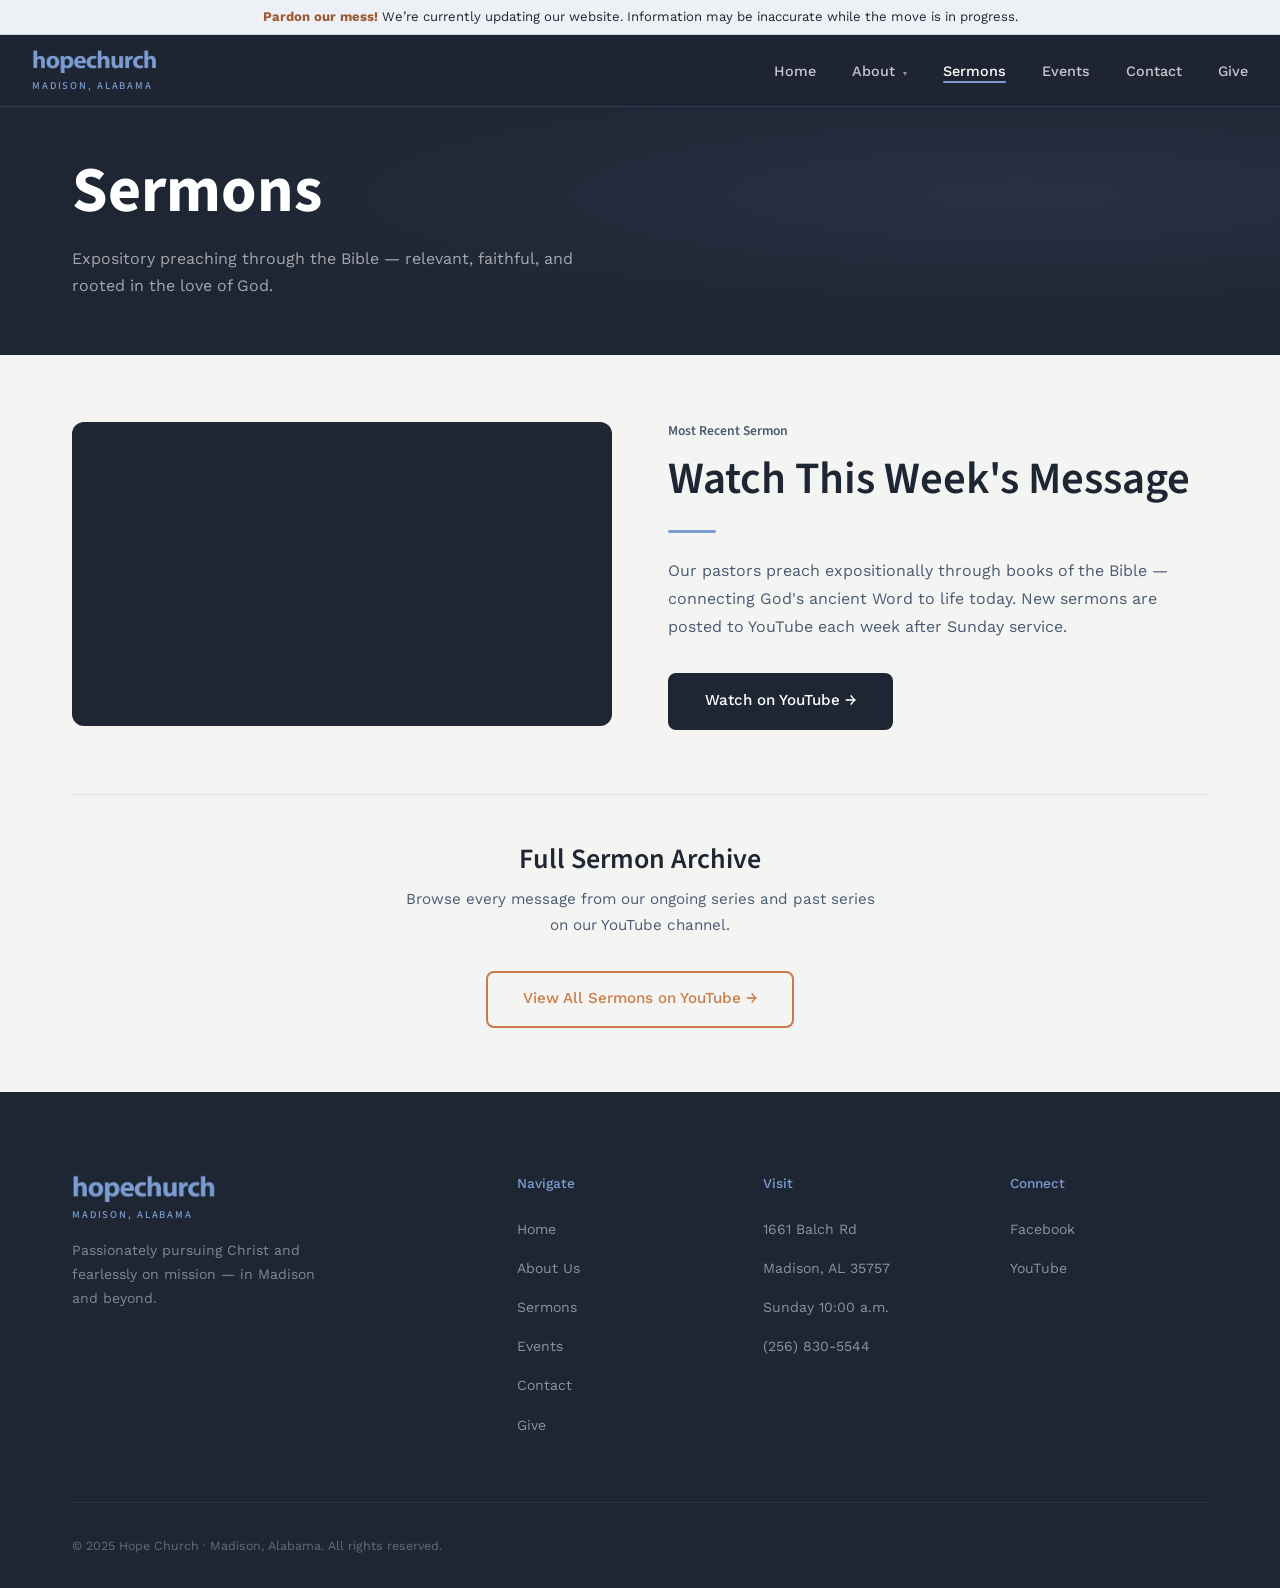
<file: sermons.html>
<!DOCTYPE html>
<html lang="en">
<head>
  <meta charset="UTF-8" />
  <meta name="viewport" content="width=device-width, initial-scale=1.0" />
  <title>Sermons · Hope Church Madison</title>
  <link rel="stylesheet" href="styles.css" />
  <style>
    .sermon-featured {
      display: grid;
      grid-template-columns: 1fr 1fr;
      gap: 3.5rem;
      align-items: center;
      margin-bottom: 4rem;
    }
    @media (max-width: 720px) {
      .sermon-featured { grid-template-columns: 1fr; gap: 2rem; }
    }

    .sermon-thumb {
      position: relative;
      width: 100%;
      padding-top: 56.25%;
      background: var(--navy);
      overflow: hidden;
      border-radius: var(--r-card);
    }
    .sermon-thumb iframe {
      position: absolute;
      inset: 0;
      width: 100%;
      height: 100%;
      border: 0;
    }

    .sermon-featured__text .eyebrow { margin-bottom: 0.75rem; }
    .sermon-featured__text h2 { margin-bottom: 1rem; }
    .sermon-featured__text p { color: var(--text-body); margin-bottom: 2rem; line-height: 1.75; }

    .sermon-archive {
      padding-top: 3rem;
      border-top: 1px solid rgba(54,65,87,0.1);
      text-align: center;
    }
    .sermon-archive h3 { margin-bottom: 0.75rem; }
    .sermon-archive p { color: var(--text-body); font-size: 0.95rem; max-width: 480px; margin: 0 auto 2rem; }
  </style>
</head>
<body>

<div id="nav-placeholder"></div>

<!-- ── Page Hero ── -->
<section class="page-hero">
  <div class="container">
    <h1>Sermons</h1>
    <p>Expository preaching through the Bible — relevant, faithful, and rooted in the love of God.</p>
  </div>
</section>

<!-- ── Featured Sermon ── -->
<section class="section">
  <div class="container">

    <div class="sermon-featured">
      <div class="sermon-thumb">
        <iframe
          src="https://www.youtube-nocookie.com/embed/videoseries?list=PLni19cx_WfWhGKJMSfTyvW2BAp3KoRIpG"
          title="Hope Church sermons"
          loading="lazy"
          referrerpolicy="strict-origin-when-cross-origin"
          allow="accelerometer; autoplay; clipboard-write; encrypted-media; gyroscope; picture-in-picture; fullscreen"
          allowfullscreen></iframe>
      </div>

      <div class="sermon-featured__text">
        <span class="eyebrow">Most Recent Sermon</span>
        <h2>Watch This Week's Message</h2>
        <div class="divider divider--left"></div>
        <p>Our pastors preach expositionally through books of the Bible — connecting God's ancient Word to life today. New sermons are posted to YouTube each week after Sunday service.</p>
        <a href="https://www.youtube.com/playlist?list=PLni19cx_WfWhGKJMSfTyvW2BAp3KoRIpG" target="_blank" rel="noopener" class="btn btn--solid">Watch on YouTube &rarr;</a>
      </div>
    </div>

    <div class="sermon-archive">
      <h3>Full Sermon Archive</h3>
      <p>Browse every message from our ongoing series and past series on our YouTube channel.</p>
      <a href="https://www.youtube.com/playlist?list=PLni19cx_WfWhGKJMSfTyvW2BAp3KoRIpG" target="_blank" rel="noopener" class="btn">View All Sermons on YouTube &rarr;</a>
    </div>

  </div>
</section>

<div id="footer-placeholder"></div>
<script src="shared.js"></script>
</body>
</html>
</file>
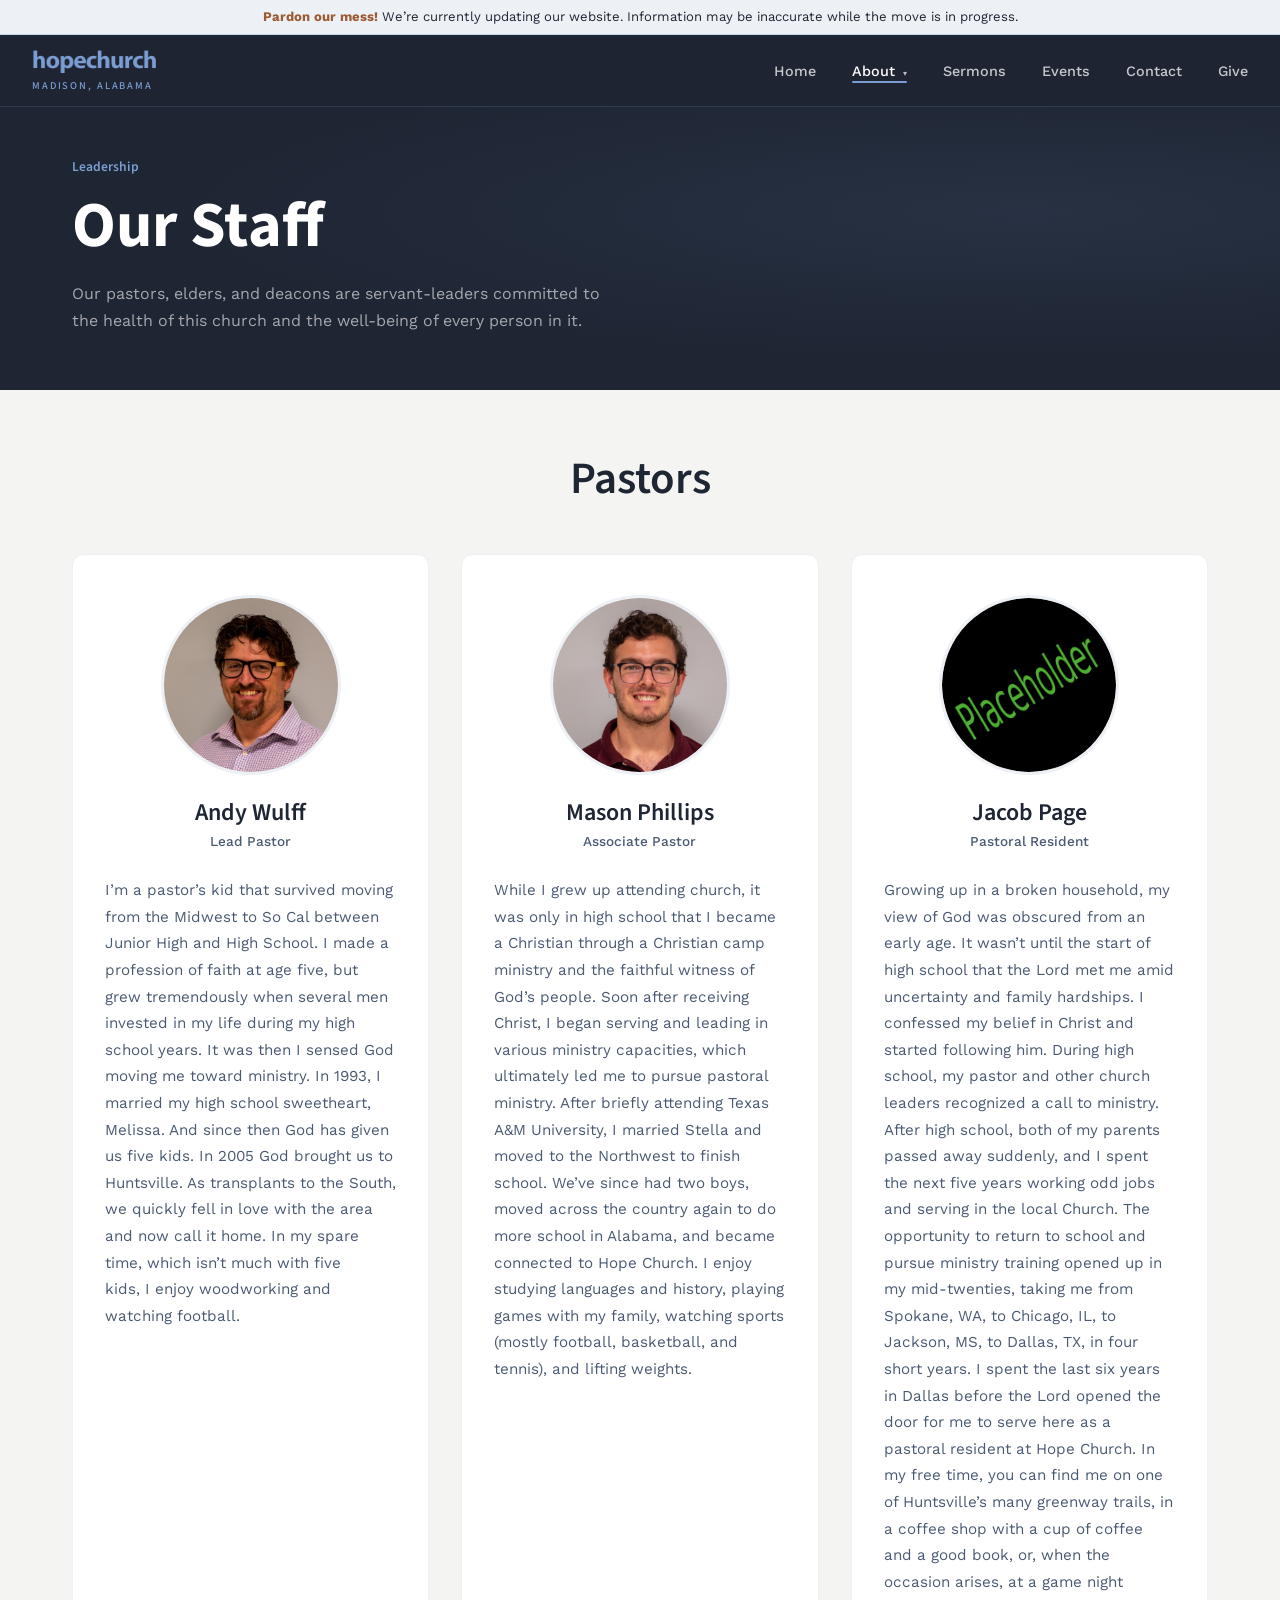
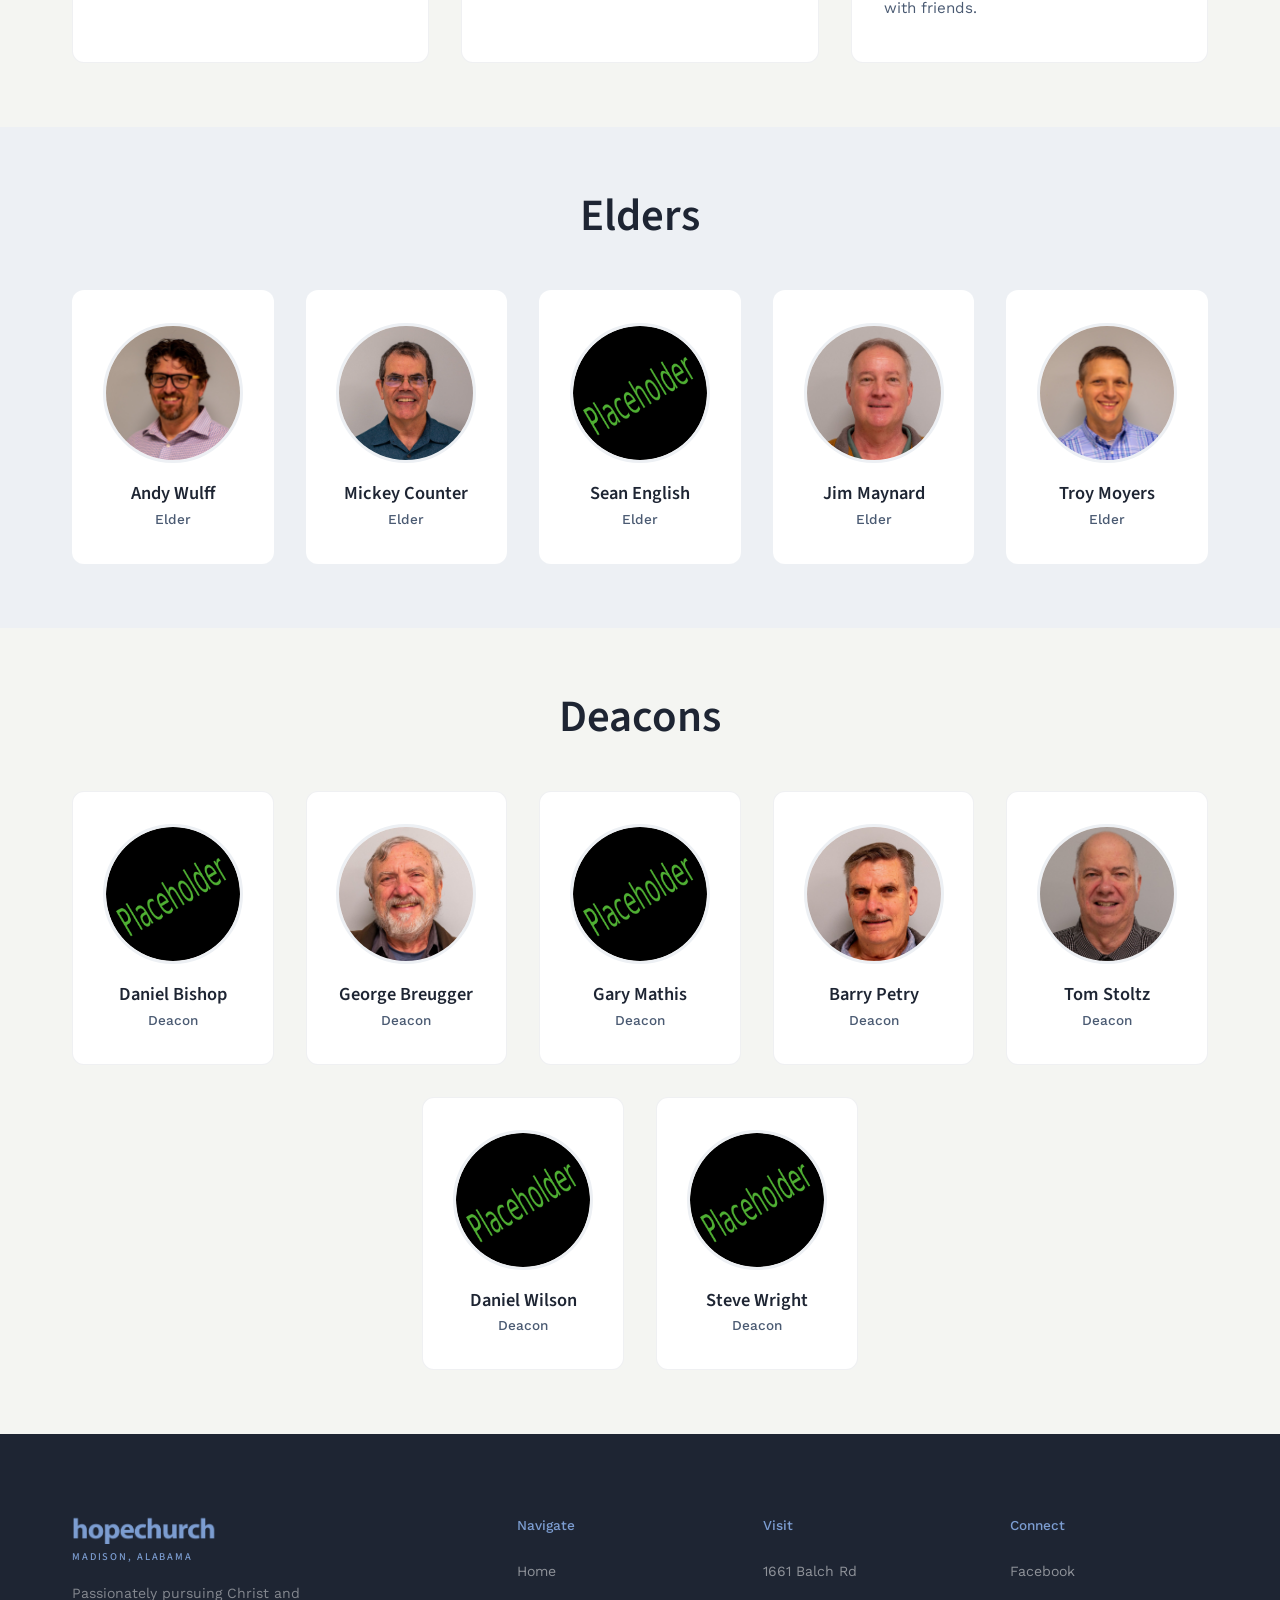
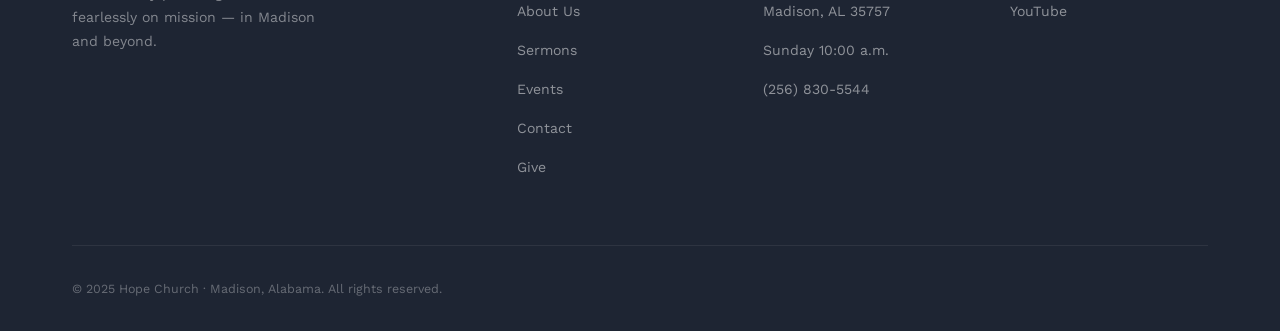
<file: staff.html>
<!DOCTYPE html>
<html lang="en">
<head>
  <meta charset="UTF-8" />
  <meta name="viewport" content="width=device-width, initial-scale=1.0" />
  <title>Our Staff · Hope Church Madison</title>
  <link rel="stylesheet" href="styles.css" />
  <style>
    /* ── Pastor cards (larger, with bio) ── */
    .pastor-grid {
      display: grid;
      grid-template-columns: repeat(3, 1fr);
      gap: 2rem;
    }
    @media (max-width: 960px) {
      .pastor-grid { grid-template-columns: 1fr; max-width: 640px; margin: 0 auto; }
    }
    .pastor-card {
      background: var(--surface);
      border: 1px solid rgba(54,65,87,0.08);
      border-radius: var(--r-card);
      padding: 2.5rem 2rem;
      text-align: center;
    }
    .pastor-card__photo {
      width: 180px;
      height: 180px;
      border-radius: 50%;
      margin: 0 auto 1.5rem;
      overflow: hidden;
      border: 3px solid var(--surface-lt);
      transition: border-color 0.25s;
    }
    .pastor-card:hover .pastor-card__photo { border-color: var(--periwinkle); }
    .pastor-card__photo img { width: 100%; height: 100%; object-fit: cover; }
    .pastor-card h3 { font-size: 1.5rem; margin-bottom: 0.25rem; }
    .pastor-card__role {
      font-size: 0.85rem; font-weight: 500;
      color: var(--slate-mid); margin-bottom: 1.5rem;
    }
    .pastor-card__bio {
      font-size: 0.95rem;
      line-height: 1.75;
      text-align: left;
    }

    /* ── Elder / Deacon cards ── */
    .people-grid {
      display: flex;
      flex-wrap: wrap;
      justify-content: center;
      gap: 2rem;
    }
    .person-card {
      flex: 0 1 calc((100% - 4 * 2rem) / 5);
      min-width: 190px;
      background: var(--surface);
      border: 1px solid rgba(54,65,87,0.08);
      border-radius: var(--r-card);
      padding: 2rem 1.25rem;
      text-align: center;
    }
    .section--warm .person-card { border-color: transparent; }
    .person-card__photo {
      width: 140px;
      height: 140px;
      border-radius: 50%;
      margin: 0 auto 1.25rem;
      overflow: hidden;
      border: 3px solid var(--surface-lt);
      transition: border-color 0.25s;
    }
    .person-card:hover .person-card__photo { border-color: var(--periwinkle); }
    .person-card__photo img { width: 100%; height: 100%; object-fit: cover; }
    .person-card h4 { font-size: 1.15rem; margin-bottom: 0.2rem; }
    .person-card__role {
      font-size: 0.85rem; font-weight: 500;
      color: var(--slate-mid);
    }
    @media (max-width: 520px) {
      .people-grid { gap: 1rem; }
      .person-card { flex-basis: calc(50% - 0.5rem); min-width: 0; padding: 1.5rem 0.75rem; }
      .person-card__photo { width: 110px; height: 110px; }
    }
  </style>
</head>
<body>

<div id="nav-placeholder"></div>

<!-- ── Page Hero ── -->
<section class="page-hero">
  <div class="container">
    <span class="eyebrow">Leadership</span>
    <h1>Our Staff</h1>
    <p>Our pastors, elders, and deacons are servant-leaders committed to the health of this church and the well-being of every person in it.</p>
  </div>
</section>

<!-- ── Pastors ── -->
<section class="section">
  <div class="container">
    <div class="section-head section-head--center">
      <h2>Pastors</h2>
    </div>

    <div class="pastor-grid">

      <!-- Andy Wulff -->
      <div class="pastor-card">
        <div class="pastor-card__photo">
          <img src="resources/staff/andy.png" alt="Andy Wulff" />
        </div>
        <h3>Andy Wulff</h3>
        <div class="pastor-card__role">Lead Pastor</div>
        <p class="pastor-card__bio">
          I’m a pastor’s kid that survived moving from the Midwest to So Cal between Junior High and High School. I made a profession of faith at age five, but grew tremendously when several men invested in my life during my high school years. It was then I sensed God moving me toward ministry. In 1993, I married my high school sweetheart, Melissa. And since then God has given us five kids. In 2005 God brought us to Huntsville. As transplants to the South, we quickly fell in love with the area and now call it home. In my spare time, which isn’t much with five kids, I enjoy woodworking and watching football.
        </p>
      </div>

      <!-- Mason Phillips -->
      <div class="pastor-card">
        <div class="pastor-card__photo">
          <img src="resources/staff/mason.png" alt="Mason Phillips" />
        </div>
        <h3>Mason Phillips</h3>
        <div class="pastor-card__role">Associate Pastor</div>
        <p class="pastor-card__bio">
          While I grew up attending church, it was only in high school that I became a Christian through a Christian camp ministry and the faithful witness of God’s people. Soon after receiving Christ, I began serving and leading in various ministry capacities, which ultimately led me to pursue pastoral ministry. After briefly attending Texas A&M University, I married Stella and moved to the Northwest to finish school. We’ve since had two boys, moved across the country again to do more school in Alabama, and became connected to Hope Church. I enjoy studying languages and history, playing games with my family, watching sports (mostly football, basketball, and tennis), and lifting weights.
        </p>
      </div>

      <!-- Jacob Page -->
      <div class="pastor-card">
        <div class="pastor-card__photo">
          <img src="resources/placeholder.png" alt="Jacob Page" />
        </div>
        <h3>Jacob Page</h3>
        <div class="pastor-card__role">Pastoral Resident</div>
        <p class="pastor-card__bio">
          Growing up in a broken household, my view of God was obscured from an early age. It wasn’t until the start of high school that the Lord met me amid uncertainty and family hardships. I confessed my belief in Christ and started following him. During high school, my pastor and other church leaders recognized a call to ministry. After high school, both of my parents passed away suddenly, and I spent the next five years working odd jobs and serving in the local Church. The opportunity to return to school and pursue ministry training opened up in my mid-twenties, taking me from Spokane, WA, to Chicago, IL, to Jackson, MS, to Dallas, TX, in four short years. I spent the last six years in Dallas before the Lord opened the door for me to serve here as a pastoral resident at Hope Church. In my free time, you can find me on one of Huntsville’s many greenway trails, in a coffee shop with a cup of coffee and a good book, or, when the occasion arises, at a game night with friends.
        </p>
      </div>

    </div>
  </div>
</section>

<!-- ── Elders ── -->
<section class="section section--warm">
  <div class="container">
    <div class="section-head section-head--center">
      <h2>Elders</h2>
    </div>

    <div class="people-grid">

      <!-- Andy Wulff -->
      <div class="person-card">
        <div class="person-card__photo">
          <img src="resources/staff/andy.png" alt="Andy Wulff" />
        </div>
        <h4>Andy Wulff</h4>
        <div class="person-card__role">Elder</div>
      </div>

      <!-- Mickey Counter -->
      <div class="person-card">
        <div class="person-card__photo">
          <img src="resources/staff/mickey.png" alt="Mickey Counter" />
        </div>
        <h4>Mickey Counter</h4>
        <div class="person-card__role">Elder</div>
      </div>

      <!-- Sean English -->
      <div class="person-card">
        <div class="person-card__photo">
          <img src="resources/placeholder.png" alt="Sean English" />
        </div>
        <h4>Sean English</h4>
        <div class="person-card__role">Elder</div>
      </div>

      <!-- Jim Maynard -->
      <div class="person-card">
        <div class="person-card__photo">
          <img src="resources/staff/jim.jpg" alt="Jim Maynard" />
        </div>
        <h4>Jim Maynard</h4>
        <div class="person-card__role">Elder</div>
      </div>

      <!-- Troy Moyers -->
      <div class="person-card">
        <div class="person-card__photo">
          <img src="resources/staff/troy.png" alt="Troy Moyers" />
        </div>
        <h4>Troy Moyers</h4>
        <div class="person-card__role">Elder</div>
      </div>

    </div>
  </div>
</section>

<!-- ── Deacons ── -->
<section class="section">
  <div class="container">
    <div class="section-head section-head--center">
      <h2>Deacons</h2>
    </div>

    <div class="people-grid">

      <!-- Daniel Bishop -->
      <div class="person-card">
        <div class="person-card__photo">
          <img src="resources/placeholder.png" alt="Daniel Bishop" />
        </div>
        <h4>Daniel Bishop</h4>
        <div class="person-card__role">Deacon</div>
      </div>

      <!-- George Breugger -->
      <div class="person-card">
        <div class="person-card__photo">
          <img src="resources/staff/george.jpg" alt="George Breugger" />
        </div>
        <h4>George Breugger</h4>
        <div class="person-card__role">Deacon</div>
      </div>

      <!-- Gary Mathis -->
      <div class="person-card">
        <div class="person-card__photo">
          <img src="resources/placeholder.png" alt="Gary Mathis" />
        </div>
        <h4>Gary Mathis</h4>
        <div class="person-card__role">Deacon</div>
      </div>

      <!-- Barry Petry -->
      <div class="person-card">
        <div class="person-card__photo">
          <img src="resources/staff/barry.jpg" alt="Barry Petry" />
        </div>
        <h4>Barry Petry</h4>
        <div class="person-card__role">Deacon</div>
      </div>

      <!-- Tom Stoltz -->
      <div class="person-card">
        <div class="person-card__photo">
          <img src="resources/staff/tom.jpg" alt="Tom Stoltz" />
        </div>
        <h4>Tom Stoltz</h4>
        <div class="person-card__role">Deacon</div>
      </div>

      <!-- Daniel Wilson -->
      <div class="person-card">
        <div class="person-card__photo">
          <img src="resources/placeholder.png" alt="Daniel Wilson" />
        </div>
        <h4>Daniel Wilson</h4>
        <div class="person-card__role">Deacon</div>
      </div>

      <!-- Steve Wright -->
      <div class="person-card">
        <div class="person-card__photo">
          <img src="resources/placeholder.png" alt="Steve Wright" />
        </div>
        <h4>Steve Wright</h4>
        <div class="person-card__role">Deacon</div>
      </div>

    </div>
  </div>
</section>


<div id="footer-placeholder"></div>
<script src="shared.js"></script>
</body>
</html>
</file>
<file: styles.css>
@import url('https://fonts.googleapis.com/css2?family=IBM+Plex+Mono:wght@400;500&family=Source+Sans+3:wght@400;600;700&family=Work+Sans:wght@400;500&display=swap');

/* ── Variables ── */
:root {
  /* Surfaces */
  --navy:      #1E2533;
  --slate:     #364157;
  --slate-mid: #4a5a72;

  /* Accents */
  --periwinkle: #7C9DD1;
  --terracotta: #C97B4A;
  --terracotta-dk: #9C5B34;
  --gold:       #E8B86D;

  /* Ministry palettes — do not change */
  --mens-dark:   #6F6F6F;
  --mens-lt:     #A6A6A6;
  --womens-dark: #904E79;
  --womens-lt:   #D17CD1;

  /* Backgrounds */
  --page-bg:  #F4F5F2;
  --surface:  #FFFFFF;
  --surface-lt: #EDF0F4;

  /* Text */
  --text-primary:   #1E2533;
  --text-body:      #4a5a72;
  --text-muted:     rgba(74, 90, 114, 0.7);
  --white:     #FFFFFF;

  /* Layout */
  --section-pad: 4rem 0;
  --max-w: 1200px;

  /* Radius */
  --r-tag:    4px;
  --r-btn:    8px;
  --r-card:   12px;
  --r-pill:   999px;
}

*, *::before, *::after { box-sizing: border-box; margin: 0; padding: 0; }
html { scroll-behavior: smooth; }
body {
  font-family: 'Work Sans', system-ui, sans-serif;
  font-weight: 400;
  color: var(--text-primary);
  background: var(--page-bg);
  line-height: 1.7;
}
img { display: block; max-width: 100%; }
[hidden] { display: none !important; }
a { text-decoration: none; color: inherit; }

h1, h2, h3, h4 {
  font-family: 'Source Sans 3', sans-serif;
  font-weight: 700;
  line-height: 1.15;
  color: var(--text-primary);
}
h1 { font-size: clamp(2.6rem, 5vw, 4.2rem); font-weight: 700; text-wrap: balance; }
h2 { font-size: clamp(1.9rem, 3.5vw, 2.8rem); font-weight: 600; text-wrap: balance; }
h3 { font-size: clamp(1.3rem, 2.5vw, 1.75rem); font-weight: 600; text-wrap: balance; }
h4 { font-size: 1.15rem; font-weight: 600; }
p { font-size: 1rem; color: var(--text-body); text-wrap: pretty; }

.eyebrow {
  font-family: 'Source Sans 3', sans-serif;
  font-weight: 600;
  font-size: 0.85rem;
  color: var(--slate-mid);
  margin-bottom: 0.75rem;
  display: block;
}
.section--dark .eyebrow,
.hero .eyebrow,
.page-hero .eyebrow { color: var(--periwinkle); }

.container { max-width: var(--max-w); margin: 0 auto; padding: 0 2rem; }
.section { padding: var(--section-pad); }
.section--dark { background: var(--navy); color: var(--white); }
.section--dark h1,.section--dark h2,.section--dark h3,.section--dark h4 { color: var(--white); }
.section--dark p { color: rgba(255,255,255,0.65); }
.section--warm { background: var(--surface-lt); }
.text-center { text-align: center; }

/* ── Buttons ── */
.btn {
  display: inline-block;
  padding: 0.85rem 2.2rem;
  font-family: 'Work Sans', sans-serif;
  font-weight: 500;
  font-size: 0.95rem;
  border: 2px solid var(--terracotta);
  color: var(--terracotta);
  transition: background 0.22s, color 0.22s, border-color 0.22s;
  cursor: pointer;
  background: transparent;
  border-radius: var(--r-btn);
}
.btn:hover { background: var(--terracotta); color: var(--white); }
.btn--solid { background: var(--navy); color: var(--white); border-color: var(--navy); }
.btn--solid:hover { background: var(--slate); border-color: var(--slate); }
.btn--accent { border-color: var(--periwinkle); color: var(--periwinkle); }
.btn--accent:hover { background: var(--periwinkle); color: var(--white); }
.btn--white { border-color: var(--white); color: var(--white); }
.btn--white:hover { background: var(--white); color: var(--navy); }

/* ── Site banner ── */
:root { --banner-h: 0px; }
body { padding-top: var(--banner-h); }
.site-banner {
  position: fixed; top: 0; left: 0; right: 0; z-index: 101;
  padding: 0.5rem 1rem;
  background: var(--surface-lt);
  color: var(--navy);
  border-bottom: 1px solid rgba(124, 157, 209, 0.35);
  font-size: 0.82rem; line-height: 1.4; text-align: center;
}
.site-banner strong { color: var(--terracotta-dk); }

/* ── Nav ── */
.nav {
  position: fixed; top: var(--banner-h); left: 0; right: 0; z-index: 100;
  padding: 0 2rem;
  display: flex; align-items: center; justify-content: space-between;
  height: 72px;
  background: rgba(30, 37, 51, 0.97);
  backdrop-filter: blur(8px);
  border-bottom: 1px solid rgba(124, 157, 209, 0.2);
  transition: background 0.3s;
}
.nav__logo { display: flex; flex-direction: column; gap: 4px; align-items: flex-start; }
.nav__logo-img {
  height: 26px;
  width: auto;
  display: block;
}
.nav__logo-img--footer {
  height: 30px;
}
.nav__logo-sub {
  font-family: 'Myriad Pro', 'Source Sans 3', sans-serif;
  font-size: 0.65rem; font-weight: 500;
  letter-spacing: 0.18em; text-transform: uppercase;
  color: var(--periwinkle);
}
.nav__links { display: flex; list-style: none; gap: 2.25rem; }
.nav__links a {
  font-family: 'Work Sans', sans-serif;
  font-size: 0.9rem; font-weight: 500;
  color: rgba(255,255,255,0.75);
  transition: color 0.2s;
  position: relative; padding-bottom: 4px;
}
.nav__links a::after {
  content: ''; position: absolute; bottom: 0; left: 0;
  width: 100%; height: 2px;
  background: var(--periwinkle);
  transform: scaleX(0);
  transform-origin: left;
  transition: transform 0.25s; border-radius: 1px;
}
.nav__links a:hover, .nav__links a.active { color: var(--white); }
.nav__links a:hover::after, .nav__links a.active::after { transform: scaleX(1); }
.nav__cta {
  font-family: 'Work Sans', sans-serif;
  font-size: 0.9rem; font-weight: 500;
  padding: 0.6rem 1.4rem;
  border: 1.5px solid var(--periwinkle);
  color: var(--periwinkle);
  transition: background 0.2s, color 0.2s; border-radius: var(--r-btn);
}
.nav__cta:hover { background: var(--periwinkle); color: var(--white); }
.nav__toggle { display: none; flex-direction: column; gap: 5px; cursor: pointer; padding: 4px; }
.nav__toggle span { display: block; width: 24px; height: 1.5px; background: var(--white); transition: transform 0.3s, opacity 0.3s; }

/* ── Nav Dropdown ── */
.has-dropdown { position: relative; }
.dropdown-arrow { font-size: 0.55em; margin-left: 3px; opacity: 0.7; }
.nav__dropdown {
  display: none;
  position: absolute;
  top: 100%;
  left: -1.25rem;
  background: var(--navy);
  border: 1px solid rgba(124,157,209,0.15);
  border-top: 2px solid var(--periwinkle);
  min-width: 190px;
  list-style: none;
  flex-direction: column;
  padding: 0.4rem 0;
  padding-top: 12px;
  z-index: 200;
  box-shadow: 0 8px 24px rgba(15,20,30,0.4);
}
.has-dropdown:hover .nav__dropdown { display: flex; }
.nav__dropdown li a {
  display: block;
  padding: 0.6rem 1.25rem;
  font-family: 'Work Sans', sans-serif;
  font-size: 0.88rem;
  font-weight: 500;
  color: rgba(255,255,255,0.7);
  transition: color 0.2s, background 0.2s;
  white-space: nowrap;
}
.nav__dropdown li a:hover,
.nav__dropdown li a.active { color: var(--white); background: rgba(124,157,209,0.1); }
.nav__dropdown li a::after { display: none !important; }

/* ── Hero ── */
.hero {
  padding: calc(72px + 1.5rem) 0 1.5rem;
  min-height: 360px;
  display: flex; align-items: center;
  position: relative; overflow: hidden;
  background: var(--navy);
}
.hero__bg {
  position: absolute; inset: 0;
  background:
    radial-gradient(ellipse at 70% 40%, rgba(124,157,209,0.15) 0%, transparent 55%),
    radial-gradient(ellipse at 10% 90%, rgba(30,37,51,0.8) 0%, transparent 50%);
}
.hero__cross {
  position: absolute; right: 6%; top: 50%; transform: translateY(-50%);
  opacity: 0.035; font-size: 28rem;
  font-family: 'Source Sans 3', sans-serif; font-weight: 700;
  color: var(--white); line-height: 1;
  user-select: none; pointer-events: none;
}
.hero__carousel-bg {
  position: absolute;
  inset: 0;
  z-index: 0;
}
.hero__carousel-bg,
.hero__carousel-bg .carousel,
.hero__carousel-bg .carousel__track,
.hero__carousel-bg .carousel__slide {
  width: 100%;
  height: 100%;
}
.hero__carousel-bg .carousel {
  aspect-ratio: unset;
  border-radius: 0;
}
.hero__overlay {
  position: absolute;
  inset: 0;
  z-index: 1;
  pointer-events: none;
  background: linear-gradient(
    to right,
    rgba(30, 37, 51, 0.94) 0%,
    rgba(30, 37, 51, 0.80) 30%,
    rgba(30, 37, 51, 0.30) 60%,
    transparent 100%
  );
}
.hero__content { position: relative; z-index: 2; max-width: 520px; text-align: left; }

/* ── Image Carousel ── */
.carousel {
  position: relative;
  overflow: hidden;
  border-radius: var(--r-card);
  aspect-ratio: 16 / 10;
  background: var(--slate-mid);
}
.carousel__track {
  position: relative;
  height: 100%;
}
.carousel__slide {
  position: absolute;
  inset: 0;
  opacity: 0;
  transition: opacity 1s ease-in-out;
}
.carousel__slide.active {
  opacity: 1;
}
.carousel__slide img {
  width: 100%;
  height: 100%;
  object-fit: cover;
  display: block;
}
.carousel__btn {
  position: absolute;
  top: 50%;
  transform: translateY(-50%);
  background: rgba(0, 0, 0, 0.45);
  border: none;
  color: var(--white);
  font-size: 2rem;
  line-height: 1;
  width: 44px;
  height: 44px;
  cursor: pointer;
  display: flex;
  align-items: center;
  justify-content: center;
  transition: background 0.2s;
  border-radius: var(--r-btn);
  z-index: 10;
}
.carousel__btn:hover { background: rgba(0, 0, 0, 0.72); }
.carousel__btn--prev { left: 0.75rem; }
.carousel__btn--next { right: 0.75rem; }
.carousel__dots {
  position: absolute;
  bottom: 0.85rem;
  left: 50%;
  transform: translateX(-50%);
  display: flex;
  gap: 0.45rem;
  z-index: 10;
}
.carousel__dot {
  width: 8px;
  height: 8px;
  border-radius: 50%;
  background: rgba(255, 255, 255, 0.45);
  cursor: pointer;
  transition: background 0.2s;
}
.carousel__dot.active { background: var(--white); }
.hero h1 { color: var(--white); margin-bottom: 1rem; font-size: clamp(2.2rem, 4vw, 3.4rem); }
.hero h1 em { font-style: italic; font-weight: 400; color: var(--periwinkle); }
.hero__sub { font-size: 1.05rem; color: rgba(255,255,255,0.65); max-width: 500px; }
.hero__meta {
  display: flex; align-items: center; gap: 2rem;
  margin-top: 3rem; padding-top: 2rem;
  border-top: 1px solid rgba(255,255,255,0.12); flex-wrap: wrap;
}
.hero__meta-item { display: flex; flex-direction: column; gap: 2px; }
.hero__meta-label {
  font-family: 'IBM Plex Mono', monospace;
  font-size: 0.62rem; color: var(--periwinkle); font-weight: 400;
}
.hero__meta-value { font-size: 0.95rem; color: rgba(255,255,255,0.85); font-weight: 400; }
.hero__btns { display: flex; gap: 1rem; flex-wrap: wrap; }

/* ── Page Hero ── */
.page-hero {
  background: var(--navy);
  padding: calc(72px + 3rem) 0 3.5rem;
  position: relative; overflow: hidden;
}
.page-hero::before {
  content: ''; position: absolute; inset: 0;
  background: radial-gradient(ellipse at 80% 50%, rgba(124,157,209,0.1) 0%, transparent 60%);
}
.page-hero .container { position: relative; z-index: 2; }
.page-hero h1 { color: var(--white); }
.page-hero p { color: rgba(255,255,255,0.6); max-width: 550px; margin-top: 1rem; }

/* ── Section header (eyebrow + h2 + divider + intro) ── */
.section-head { margin-bottom: 3rem; }
.section-head h2 { margin-bottom: 0; }
.section-head p { max-width: 620px; }
.section-head--center { text-align: center; }
.section-head--center .divider { margin-left: auto; margin-right: auto; }
.section-head--center p { margin: 0 auto; }

/* ── CTA block ── */
.cta p { max-width: 460px; margin: 0 auto 2rem; }

/* ── Coming soon placeholder ── */
.coming-soon { text-align: center; padding: 6rem 0; }

/* ── Welcome Strip ── */
.welcome-strip {
  background: var(--slate); padding: 1.25rem 2rem;
  display: flex; align-items: center; justify-content: center; gap: 2rem; flex-wrap: wrap;
}
.welcome-strip p {
  color: var(--white); font-size: 0.9rem; font-weight: 500;
  font-family: 'Work Sans', sans-serif;
}
.welcome-strip a {
  font-size: 0.9rem; font-weight: 500;
  color: var(--white); border-bottom: 1px solid rgba(255,255,255,0.55);
  padding-bottom: 2px; transition: border-color 0.2s; font-family: 'Work Sans', sans-serif;
}
.welcome-strip a:hover { border-color: var(--white); }

/* ── Cards ── */
.card-grid { display: grid; grid-template-columns: repeat(auto-fit, minmax(300px, 1fr)); gap: 1.5rem; margin-top: 3.5rem; }
.card {
  background: var(--surface); border: 1px solid rgba(54,65,87,0.08);
  padding: 2.5rem; transition: transform 0.25s, box-shadow 0.25s; border-radius: var(--r-card);
}
.card:hover { box-shadow: 0 4px 16px rgba(54,65,87,0.1); }
.card__icon { width: 44px; height: 44px; margin-bottom: 1.5rem; color: var(--periwinkle); }
.card h3 { margin-bottom: 0.75rem; color: var(--text-primary); }
.card p { font-size: 0.95rem; }
.card a.link {
  display: inline-block; margin-top: 1.25rem;
  font-family: 'Work Sans', sans-serif; font-size: 0.9rem; font-weight: 500;
  color: var(--terracotta); border-bottom: 1px solid var(--terracotta);
  padding-bottom: 2px; transition: color 0.2s, border-color 0.2s;
}
.card a.link:hover { color: var(--terracotta-dk); border-color: var(--terracotta-dk); }

/* ── Split layout ── */
.split { display: grid; grid-template-columns: 1fr 1fr; gap: 5rem; align-items: center; }
.split--reverse .split__visual { order: -1; }
.split__visual { position: relative; }
.split__img-box {
  width: 100%; aspect-ratio: 4/3; background: var(--surface-lt);
  position: relative; overflow: hidden; border-radius: var(--r-card);
}
.split__img-box img { width: 100%; height: 100%; object-fit: cover; }
.split__img-accent {
  position: absolute; width: 60%; aspect-ratio: 1; background: var(--navy);
  bottom: -2rem; left: -2rem; z-index: -1; opacity: 0.12;
}
.split__img-accent--blue { background: var(--periwinkle); opacity: 0.2; }
.split__text h2 { margin-bottom: 1.25rem; }
.split__text p { margin-bottom: 1.5rem; }

/* ── Verse Banner ── */
.verse-banner {
  padding: 3.5rem 2rem; text-align: center; background: var(--navy);
  position: relative; overflow: hidden;
}
.verse-banner::before {
  content: '\201C'; position: absolute; top: -1rem; left: 50%; transform: translateX(-50%);
  font-family: 'Source Sans 3', sans-serif; font-weight: 700; font-size: 20rem;
  color: rgba(124,157,209,0.06); line-height: 1; pointer-events: none;
}
.verse-banner blockquote {
  font-family: 'Source Sans 3', sans-serif; font-style: italic; font-weight: 400;
  font-size: clamp(1.3rem, 2.5vw, 1.9rem); color: var(--white);
  max-width: 750px; margin: 0 auto 1.25rem; line-height: 1.65; position: relative;
}
.verse-banner cite {
  font-family: 'IBM Plex Mono', monospace; font-size: 0.75rem; font-weight: 400;
  color: var(--periwinkle);
}

/* ── Divider ── */
.divider { width: 48px; height: 3px; background: var(--periwinkle); margin: 1.5rem auto; border-radius: 2px; }
.divider--left { margin-left: 0; }

/* ── Quick Links ── */
.quick-links { display: grid; grid-template-columns: repeat(4, 1fr); background: var(--navy); }
.quick-link {
  padding: 2.5rem 2rem; text-align: center;
  border-right: 1px solid rgba(255,255,255,0.06);
  transition: background 0.2s; cursor: pointer; text-decoration: none; display: block;
}
.quick-link:last-child { border-right: none; }
.quick-link:hover { background: rgba(124,157,209,0.1); }
.quick-link__icon { width: 38px; height: 38px; margin: 0 auto 1rem; color: var(--periwinkle); }
.quick-link__label {
  font-family: 'Work Sans', sans-serif; font-size: 0.75rem; font-weight: 500;
  color: rgba(255,255,255,0.55);
}
.quick-link__title {
  font-family: 'Source Sans 3', sans-serif; font-size: 1.05rem; font-weight: 600;
  color: var(--white); margin-top: 0.3rem;
}

/* ── Sermon List ── */
.sermon-list { margin-top: 3rem; }
.sermon-item {
  display: grid; grid-template-columns: 1fr auto; align-items: center;
  gap: 2rem; padding: 2rem 0; border-bottom: 1px solid rgba(54,65,87,0.08);
}
.sermon-item:first-child { border-top: 1px solid rgba(54,65,87,0.08); }
.sermon-item__series {
  font-family: 'Work Sans', sans-serif; font-size: 0.8rem; font-weight: 500;
  color: var(--terracotta); margin-bottom: 0.4rem;
}
.sermon-item h3 { margin-bottom: 0.3rem; font-size: 1.25rem; color: var(--text-primary); }
.sermon-item__meta {
  font-family: 'IBM Plex Mono', monospace; font-size: 0.8rem; color: var(--text-body);
}

/* ── Team Grid ── */
.team-grid { display: grid; grid-template-columns: repeat(auto-fit, minmax(240px, 1fr)); gap: 2rem; margin-top: 3.5rem; }
.team-card { text-align: center; }
.team-card__photo {
  width: 160px; height: 160px; border-radius: 50%; background: var(--surface-lt);
  margin: 0 auto 1.25rem; overflow: hidden; border: 3px solid var(--surface-lt); transition: border-color 0.25s;
}
.team-card:hover .team-card__photo { border-color: var(--periwinkle); }
.team-card__photo img { width: 100%; height: 100%; object-fit: cover; }
.team-card h4 { margin-bottom: 0.2rem; color: var(--text-primary); }
.team-card__role {
  font-family: 'Work Sans', sans-serif; font-size: 0.85rem; font-weight: 500;
  color: var(--slate-mid);
}

/* ── Ministry Cards ── */
.ministry-grid { display: grid; grid-template-columns: repeat(auto-fit, minmax(340px, 1fr)); gap: 0; margin-top: 3.5rem; }
.ministry-card {
  padding: 3rem; border: 1px solid rgba(54,65,87,0.08);
  margin: -1px 0 0 -1px; transition: background 0.25s;
}
.ministry-card:hover { background: var(--surface); }
.ministry-card__tag {
  display: inline-block; padding: 0.25rem 0.85rem;
  font-family: 'Work Sans', sans-serif; font-size: 0.8rem; font-weight: 500;
  background: rgba(74,90,114,0.1); color: var(--slate-mid);
  border-radius: var(--r-tag); margin-bottom: 1.25rem;
}
/* Ministry category tags — pill shape + uppercase tracking */
.ministry-card__tag--mens {
  background: rgba(111,111,111,0.1); color: var(--mens-dark);
  border-radius: var(--r-pill);
  font-size: 0.62rem; font-weight: 600;
  letter-spacing: 0.14em; text-transform: uppercase;
}
.ministry-card__tag--womens {
  background: rgba(144,78,121,0.1); color: var(--womens-dark);
  border-radius: var(--r-pill);
  font-size: 0.62rem; font-weight: 600;
  letter-spacing: 0.14em; text-transform: uppercase;
}
.ministry-card h3 { margin-bottom: 0.75rem; font-size: 1.45rem; color: var(--text-primary); }
.ministry-card p { margin-bottom: 1.5rem; font-size: 0.95rem; }

/* ── Forms ── */
.form-grid { display: grid; grid-template-columns: 1fr 1fr; gap: 1.5rem; margin-top: 2.5rem; }
.form-group { display: flex; flex-direction: column; gap: 0.5rem; }
.form-group--full { grid-column: 1 / -1; }
.form-group label {
  font-family: 'Work Sans', sans-serif; font-size: 0.85rem; font-weight: 500;
  color: var(--slate-mid);
}
.form-group input, .form-group textarea, .form-group select {
  padding: 0.85rem 1rem; border: 1px solid rgba(54,65,87,0.18);
  background: var(--surface); font-family: inherit;
  font-size: 0.95rem; font-weight: 400; color: var(--text-primary);
  outline: none; transition: border-color 0.2s, box-shadow 0.2s;
  -webkit-appearance: none; border-radius: var(--r-btn);
}
.form-group input:focus, .form-group textarea:focus, .form-group select:focus {
  border-color: var(--periwinkle); box-shadow: 0 0 0 3px rgba(124,157,209,0.15);
}
.form-group textarea { resize: vertical; min-height: 140px; }

/* ── Info Boxes ── */
.info-boxes { display: grid; grid-template-columns: repeat(3, 1fr); gap: 2rem; margin-top: 3.5rem; }
.info-box {
  padding: 2rem; background: var(--surface);
  border: 1px solid rgba(124,157,209,0.22); border-radius: var(--r-card);
}
.info-box h4 {
  font-family: 'Source Sans 3', sans-serif; font-size: 0.95rem; font-weight: 600;
  color: var(--slate-mid); margin-bottom: 0.75rem;
}
.info-box p { font-size: 0.95rem; line-height: 1.6; color: var(--text-primary); }

/* ── Footer ── */
.footer { background: var(--navy); color: var(--white); padding: 5rem 0 2rem; }
.footer__grid {
  display: grid; grid-template-columns: 2fr 1fr 1fr 1fr; gap: 3rem;
  padding-bottom: 4rem; border-bottom: 1px solid rgba(255,255,255,0.07); margin-bottom: 2rem;
}
.footer__brand .nav__logo-main { font-size: 1.5rem; }
.footer__brand p { margin-top: 1rem; font-size: 0.88rem; color: rgba(255,255,255,0.45); max-width: 280px; line-height: 1.7; }
.footer__col h5 {
  font-family: 'Work Sans', sans-serif; font-size: 0.85rem; font-weight: 500;
  color: var(--periwinkle); margin-bottom: 1.25rem;
}
.footer__col ul { list-style: none; display: flex; flex-direction: column; gap: 0.75rem; }
.footer__col ul li a,
.footer__col ul li span { font-size: 0.88rem; color: rgba(255,255,255,0.5); }
.footer__col ul li a { transition: color 0.2s; }
.footer__col ul li a:hover { color: var(--white); }
.footer__bottom { display: flex; align-items: center; justify-content: space-between; flex-wrap: wrap; gap: 1rem; }
.footer__bottom p { font-size: 0.78rem; color: rgba(255,255,255,0.32); }

@media (max-width: 900px) {
  .split { grid-template-columns: 1fr; gap: 3rem; }
  .split--reverse .split__visual { order: 0; }
  .quick-links { grid-template-columns: repeat(2, 1fr); }
  .footer__grid { grid-template-columns: 1fr 1fr; }
  .info-boxes { grid-template-columns: 1fr; }
  .hero__overlay {
    background: linear-gradient(
      to bottom,
      rgba(30, 37, 51, 0.80) 0%,
      rgba(30, 37, 51, 0.65) 60%,
      rgba(30, 37, 51, 0.40) 100%
    );
  }
}
@media (max-width: 700px) {
  .nav__links, .nav__cta { display: none; }
  .nav__toggle { display: flex; }
  .nav.open .nav__links {
    display: flex; flex-direction: column; position: absolute;
    top: 72px; left: 0; right: 0; background: var(--navy);
    padding: 2rem; gap: 1.5rem; border-top: 1px solid rgba(255,255,255,0.08);
  }
  .nav.open .has-dropdown .nav__dropdown {
    display: flex; position: static;
    border: none; border-left: 2px solid var(--periwinkle);
    box-shadow: none; padding: 0.25rem 0 0 1rem;
    margin-top: 0.5rem; background: transparent;
  }
  .nav.open .nav__dropdown li a { padding: 0.4rem 0; font-size: 0.88rem; }
  .dropdown-arrow { display: none; }
  .quick-links { grid-template-columns: 1fr 1fr; }
  .form-grid { grid-template-columns: 1fr; }
  .footer__grid { grid-template-columns: 1fr; }
}
</file>
